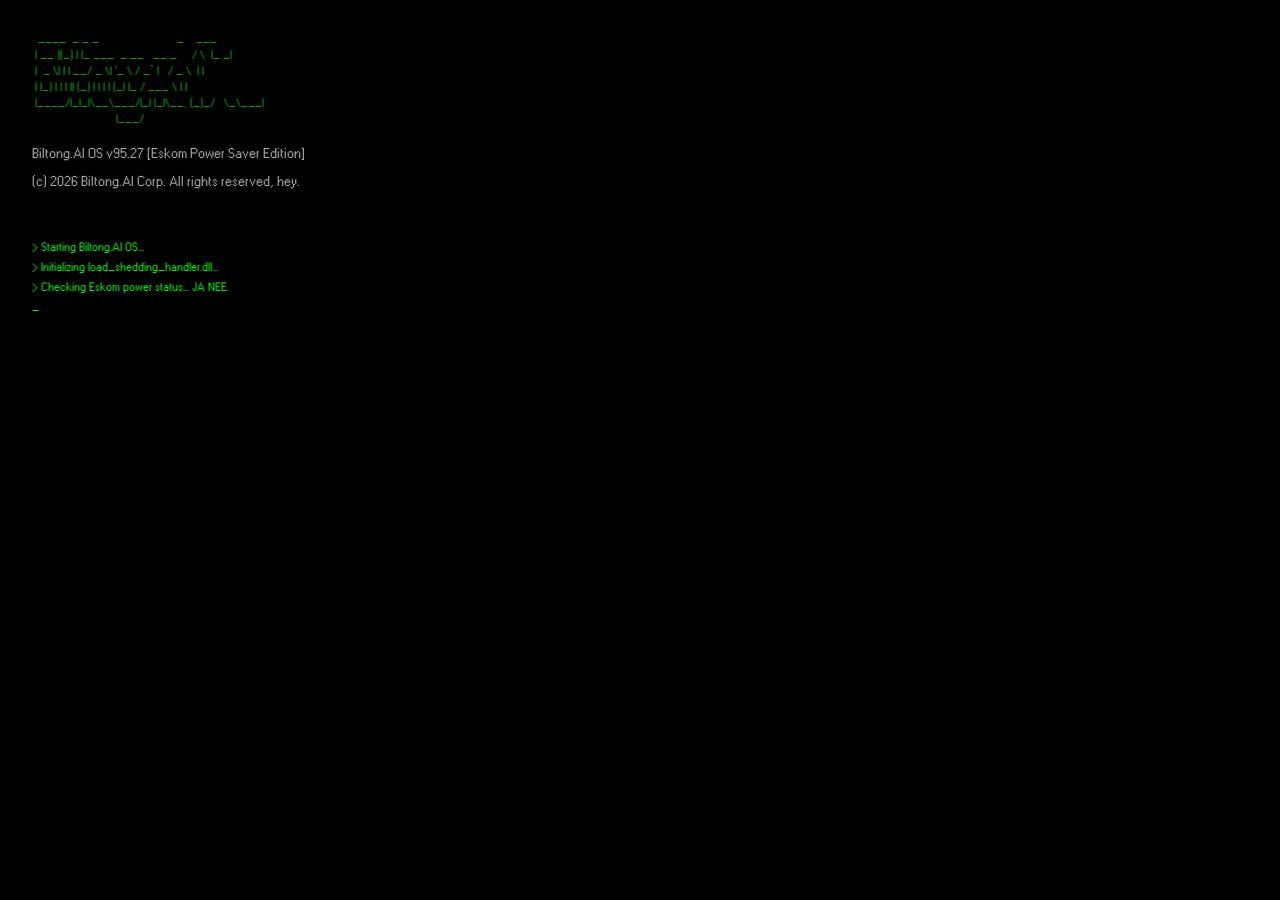
<file: index.html>
<!DOCTYPE html><html lang="en"><head><meta charSet="utf-8"/><meta name="viewport" content="width=device-width, initial-scale=1"/><link rel="stylesheet" href="/_next/static/css/4cba43a806dc3daa.css" data-precedence="next"/><link rel="preload" as="script" fetchPriority="low" href="/_next/static/chunks/webpack-aad94a69424fb1a9.js"/><script src="/_next/static/chunks/ceb5afef-1758a517f1b59e4f.js" async=""></script><script src="/_next/static/chunks/156-7a1288baeea94cec.js" async=""></script><script src="/_next/static/chunks/main-app-f896963268641fe0.js" async=""></script><script src="/_next/static/chunks/1-af0db0f7d9677fe9.js" async=""></script><script src="/_next/static/chunks/app/page-a57406934c1bbfe6.js" async=""></script><script src="/_next/static/chunks/app/layout-cb73f1110c798759.js" async=""></script><title>Biltong.AI - Windows 95 Suid-Afrika Edition</title><meta name="description" content="The proudly South African desktop experience. Now with 100% more load shedding."/><meta property="og:title" content="Biltong.AI - Windows 95 Suid-Afrika Edition"/><meta property="og:description" content="The proudly South African desktop experience. Now with 100% more load shedding."/><meta property="og:image" content="https://1499b660a4.na121.preview.abacusai.app/og-image.png"/><meta name="twitter:card" content="summary_large_image"/><meta name="twitter:title" content="Biltong.AI - Windows 95 Suid-Afrika Edition"/><meta name="twitter:description" content="The proudly South African desktop experience. Now with 100% more load shedding."/><meta name="twitter:image" content="https://1499b660a4.na121.preview.abacusai.app/og-image.png"/><link rel="shortcut icon" href="/favicon.svg"/><link rel="icon" href="/favicon.svg"/><script src="https://apps.abacus.ai/chatllm/appllm-lib.js"></script><script src="/_next/static/chunks/polyfills-42372ed130431b0a.js" noModule=""></script></head><body class="font-win95 overflow-hidden"><script>!function(){try{var d=document.documentElement,c=d.classList;c.remove('light','dark');var e=localStorage.getItem('theme');if('system'===e||(!e&&false)){var t='(prefers-color-scheme: dark)',m=window.matchMedia(t);if(m.media!==t||m.matches){d.style.colorScheme = 'dark';c.add('dark')}else{d.style.colorScheme = 'light';c.add('light')}}else if(e){c.add(e|| '')}else{c.add('light')}if(e==='light'||e==='dark'||!e)d.style.colorScheme=e||'light'}catch(e){}}()</script><div class="w-screen h-screen bg-black flex flex-col p-8 overflow-hidden"><div class="text-white font-mono text-sm mb-8"><pre class="text-[#00aa00] mb-4 text-xs">  ____  _ _ _                          _    ___ 
 | __ )(_) | |_ ___  _ __   __ _     / \  |_ _|
 |  _ \| | | __/ _ \| &#x27;_ \ / _` |   / _ \  | | 
 | |_) | | | || (_) | | | | (_| |_ / ___ \ | | 
 |____/|_|_|\__\___/|_| |_|\__, (_)_/   \_\___|
                            |___/</pre><p class="text-[#aaaaaa] mb-2">Biltong.AI OS v95.27 [Eskom Power Saver Edition]</p><p class="text-[#aaaaaa] mb-4">(c) 2026 Biltong.AI Corp. All rights reserved, hey.</p></div><div class="flex-1 overflow-hidden"><span class="text-[#00ff00] font-mono text-xs blink">_</span></div></div><script src="/_next/static/chunks/webpack-aad94a69424fb1a9.js" async=""></script><script>(self.__next_f=self.__next_f||[]).push([0]);self.__next_f.push([2,null])</script><script>self.__next_f.push([1,"1:HL[\"/_next/static/css/4cba43a806dc3daa.css\",\"style\"]\n"])</script><script>self.__next_f.push([1,"2:I[5616,[],\"\"]\n4:I[8978,[\"1\",\"static/chunks/1-af0db0f7d9677fe9.js\",\"931\",\"static/chunks/app/page-a57406934c1bbfe6.js\"],\"DesktopEnvironment\"]\n5:I[8388,[\"185\",\"static/chunks/app/layout-cb73f1110c798759.js\"],\"ThemeProvider\"]\n6:I[6146,[],\"\"]\n7:I[4411,[],\"\"]\n8:I[5774,[\"185\",\"static/chunks/app/layout-cb73f1110c798759.js\"],\"Toaster\"]\n9:I[7664,[\"185\",\"static/chunks/app/layout-cb73f1110c798759.js\"],\"ChunkLoadErrorHandler\"]\nb:I[7141,[],\"\"]\nc:[]\n"])</script><script>self.__next_f.push([1,"0:[\"$\",\"$L2\",null,{\"buildId\":\"CNY67g5xKuOYZIiRC1f0S\",\"assetPrefix\":\"\",\"urlParts\":[\"\",\"\"],\"initialTree\":[\"\",{\"children\":[\"__PAGE__\",{}]},\"$undefined\",\"$undefined\",true],\"initialSeedData\":[\"\",{\"children\":[\"__PAGE__\",{},[[\"$L3\",[\"$\",\"$L4\",null,{}],null],null],null]},[[[[\"$\",\"link\",\"0\",{\"rel\":\"stylesheet\",\"href\":\"/_next/static/css/4cba43a806dc3daa.css\",\"precedence\":\"next\",\"crossOrigin\":\"$undefined\"}]],[\"$\",\"html\",null,{\"lang\":\"en\",\"suppressHydrationWarning\":true,\"children\":[[\"$\",\"head\",null,{\"children\":[\"$\",\"script\",null,{\"src\":\"https://apps.abacus.ai/chatllm/appllm-lib.js\"}]}],[\"$\",\"body\",null,{\"className\":\"font-win95 overflow-hidden\",\"children\":[\"$\",\"$L5\",null,{\"attribute\":\"class\",\"defaultTheme\":\"light\",\"disableTransitionOnChange\":true,\"children\":[[\"$\",\"$L6\",null,{\"parallelRouterKey\":\"children\",\"segmentPath\":[\"children\"],\"error\":\"$undefined\",\"errorStyles\":\"$undefined\",\"errorScripts\":\"$undefined\",\"template\":[\"$\",\"$L7\",null,{}],\"templateStyles\":\"$undefined\",\"templateScripts\":\"$undefined\",\"notFound\":[[\"$\",\"title\",null,{\"children\":\"404: This page could not be found.\"}],[\"$\",\"div\",null,{\"style\":{\"fontFamily\":\"system-ui,\\\"Segoe UI\\\",Roboto,Helvetica,Arial,sans-serif,\\\"Apple Color Emoji\\\",\\\"Segoe UI Emoji\\\"\",\"height\":\"100vh\",\"textAlign\":\"center\",\"display\":\"flex\",\"flexDirection\":\"column\",\"alignItems\":\"center\",\"justifyContent\":\"center\"},\"children\":[\"$\",\"div\",null,{\"children\":[[\"$\",\"style\",null,{\"dangerouslySetInnerHTML\":{\"__html\":\"body{color:#000;background:#fff;margin:0}.next-error-h1{border-right:1px solid rgba(0,0,0,.3)}@media (prefers-color-scheme:dark){body{color:#fff;background:#000}.next-error-h1{border-right:1px solid rgba(255,255,255,.3)}}\"}}],[\"$\",\"h1\",null,{\"className\":\"next-error-h1\",\"style\":{\"display\":\"inline-block\",\"margin\":\"0 20px 0 0\",\"padding\":\"0 23px 0 0\",\"fontSize\":24,\"fontWeight\":500,\"verticalAlign\":\"top\",\"lineHeight\":\"49px\"},\"children\":\"404\"}],[\"$\",\"div\",null,{\"style\":{\"display\":\"inline-block\"},\"children\":[\"$\",\"h2\",null,{\"style\":{\"fontSize\":14,\"fontWeight\":400,\"lineHeight\":\"49px\",\"margin\":0},\"children\":\"This page could not be found.\"}]}]]}]}]],\"notFoundStyles\":[]}],[\"$\",\"$L8\",null,{}],[\"$\",\"$L9\",null,{}]]}]}]]}]],null],null],\"couldBeIntercepted\":false,\"initialHead\":[null,\"$La\"],\"globalErrorComponent\":\"$b\",\"missingSlots\":\"$Wc\"}]\n"])</script><script>self.__next_f.push([1,"a:[[\"$\",\"meta\",\"0\",{\"name\":\"viewport\",\"content\":\"width=device-width, initial-scale=1\"}],[\"$\",\"meta\",\"1\",{\"charSet\":\"utf-8\"}],[\"$\",\"title\",\"2\",{\"children\":\"Biltong.AI - Windows 95 Suid-Afrika Edition\"}],[\"$\",\"meta\",\"3\",{\"name\":\"description\",\"content\":\"The proudly South African desktop experience. Now with 100% more load shedding.\"}],[\"$\",\"meta\",\"4\",{\"property\":\"og:title\",\"content\":\"Biltong.AI - Windows 95 Suid-Afrika Edition\"}],[\"$\",\"meta\",\"5\",{\"property\":\"og:description\",\"content\":\"The proudly South African desktop experience. Now with 100% more load shedding.\"}],[\"$\",\"meta\",\"6\",{\"property\":\"og:image\",\"content\":\"https://1499b660a4.na121.preview.abacusai.app/og-image.png\"}],[\"$\",\"meta\",\"7\",{\"name\":\"twitter:card\",\"content\":\"summary_large_image\"}],[\"$\",\"meta\",\"8\",{\"name\":\"twitter:title\",\"content\":\"Biltong.AI - Windows 95 Suid-Afrika Edition\"}],[\"$\",\"meta\",\"9\",{\"name\":\"twitter:description\",\"content\":\"The proudly South African desktop experience. Now with 100% more load shedding.\"}],[\"$\",\"meta\",\"10\",{\"name\":\"twitter:image\",\"content\":\"https://1499b660a4.na121.preview.abacusai.app/og-image.png\"}],[\"$\",\"link\",\"11\",{\"rel\":\"shortcut icon\",\"href\":\"/favicon.svg\"}],[\"$\",\"link\",\"12\",{\"rel\":\"icon\",\"href\":\"/favicon.svg\"}]]\n3:null\n"])</script></body></html>
</file>
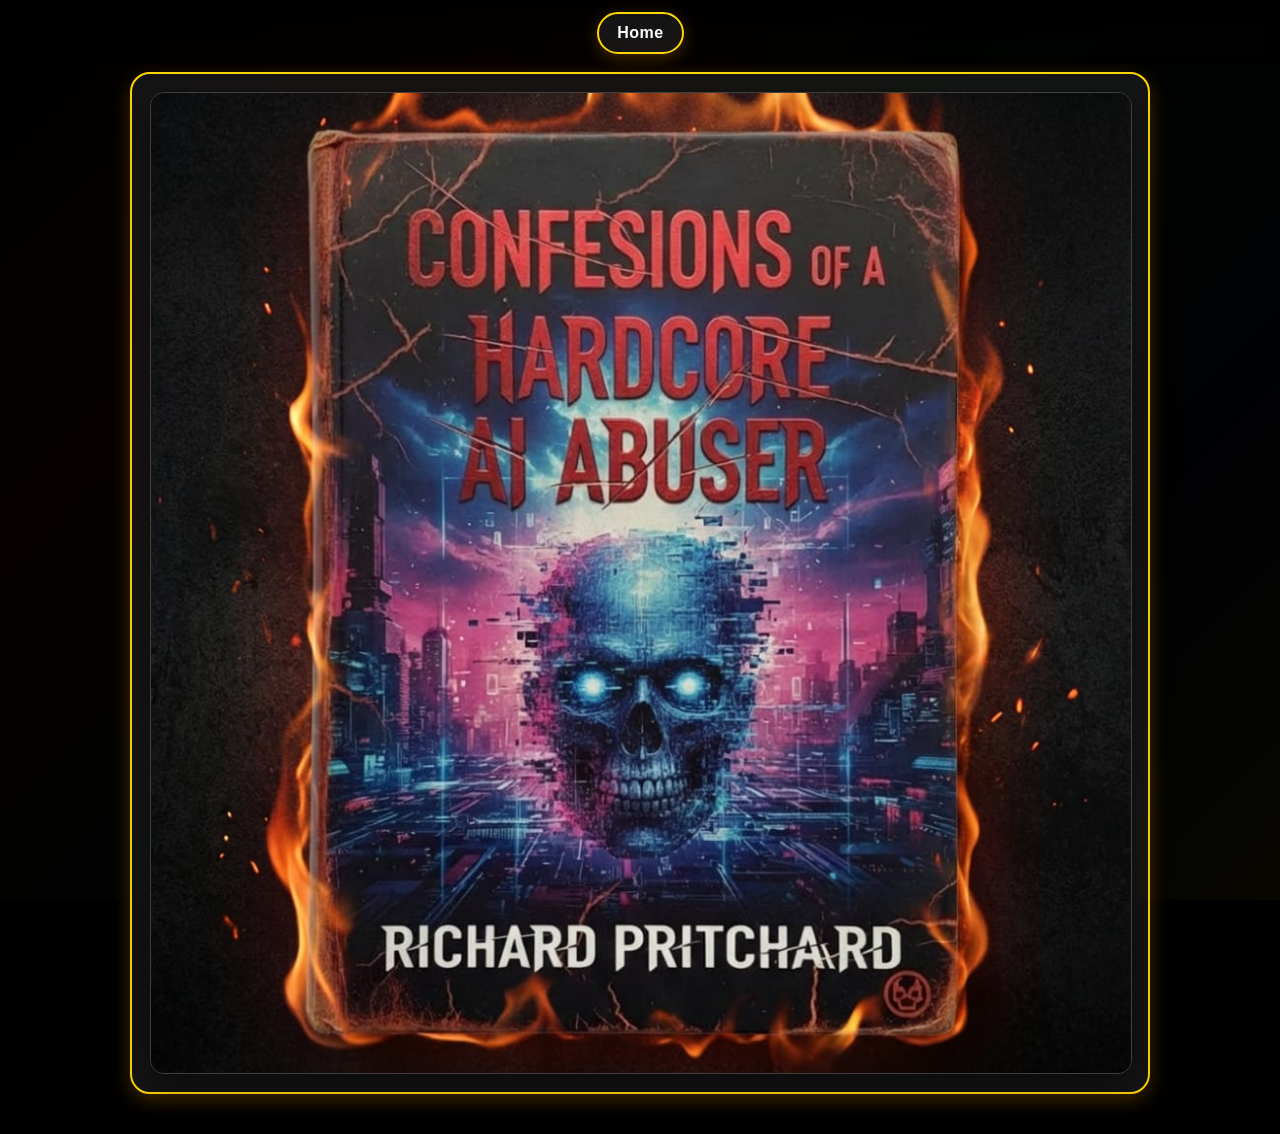
<file: book.html>
<!DOCTYPE html>
<html lang="en">
<head>
    <meta charset="UTF-8" />
    <meta name="viewport" content="width=device-width, initial-scale=1.0" />
    <title>Biltong AI - Book</title>
    <style>
        :root{
            --gold: #ffd700;
            --shadow: rgba(255, 165, 0, 0.25);
        }

        body {
            margin: 0;
            padding: 0;
            background-color: #000000;
            font-family: 'Arial', sans-serif;
            color: #ffffff;
            min-height: 100vh;
            overflow-x: hidden;
            overflow-y: auto;
            position: relative;
        }

        body::before {
            content: '';
            position: fixed;
            top: 0;
            left: 0;
            width: 100%;
            height: 100%;
            background: linear-gradient(
                135deg,
                rgba(0, 0, 0, 0.8),
                rgba(222, 41, 16, 0.1),
                rgba(0, 122, 51, 0.1),
                rgba(0, 35, 102, 0.1),
                rgba(252, 209, 22, 0.1)
            );
            opacity: 0.3;
            z-index: -1;
            pointer-events: none;
        }

        .top-nav {
            position: sticky;
            top: 0;
            padding: 12px 0 10px; /* reduced */
            display: flex;
            justify-content: center;
            z-index: 10;
            background: linear-gradient(to bottom, rgba(0,0,0,0.75), rgba(0,0,0,0));
            backdrop-filter: blur(6px);
        }

        .nav-btn {
            display: inline-block;
            padding: 10px 18px;
            border-radius: 999px;
            border: 2px solid var(--gold);
            color: #ffffff;
            text-decoration: none;
            font-weight: 700;
            letter-spacing: 0.5px;
            background: rgba(255, 255, 255, 0.08);
            box-shadow: 0 4px 15px var(--shadow);
            backdrop-filter: blur(10px);
            transition: transform 0.2s ease, box-shadow 0.2s ease, background 0.2s ease;
        }

        .nav-btn:hover {
            transform: translateY(-1px);
            box-shadow: 0 6px 20px rgba(255, 165, 0, 0.45);
            background: rgba(255, 255, 255, 0.12);
        }

        .page {
            width: min(980px, 92vw);
            margin: 0 auto;
            padding: 8px 0 40px; /* reduced top padding */
            display: flex;
            flex-direction: column;
            gap: 0; /* no extra gap above image */
            align-items: center;
        }

        .card {
            width: 100%;
            background: rgba(255, 255, 255, 0.08);
            border: 2px solid var(--gold);
            border-radius: 20px;
            padding: 18px;
            box-shadow: 0 6px 20px var(--shadow);
            backdrop-filter: blur(10px);
            text-align: center;
        }

        /* Fade-in / graceful reveal */
        .reveal {
            opacity: 0;
            transform: translateY(14px) scale(0.99);
            transition: opacity 900ms ease, transform 900ms ease;
            will-change: opacity, transform;
        }

        .reveal.is-visible {
            opacity: 1;
            transform: translateY(0) scale(1);
        }

        .book-img {
            width: 100%;
            height: auto;
            border-radius: 14px;
            border: 1px solid rgba(255, 255, 255, 0.18);
            box-shadow: 0 8px 30px rgba(0,0,0,0.5);
            display: block;
        }

        @media (prefers-reduced-motion: reduce) {
            .reveal {
                transition: none;
                opacity: 1;
                transform: none;
            }
        }
    </style>
</head>
<body>
    <nav class="top-nav" aria-label="Top navigation">
        <a class="nav-btn" href="index.html">Home</a>
    </nav>

    <div class="page">
        <main class="card reveal is-visible" id="book-card">
            <img class="book-img" src="book.jpeg" alt="Book" loading="lazy" />
        </main>
    </div>

    <script>
        // If you still want the graceful reveal, remove the "is-visible" class above
        // and use this observer. Keeping it here in case you want it back.
        // const target = document.getElementById('book-card');
        // target.classList.remove('is-visible');
        // const observer = new IntersectionObserver((entries) => {
        //     for (const entry of entries) {
        //         if (entry.isIntersecting) {
        //             entry.target.classList.add('is-visible');
        //             observer.unobserve(entry.target);
        //         }
        //     }
        // }, { threshold: 0.15 });
        // observer.observe(target);
    </script>
</body>
</html>
</file>
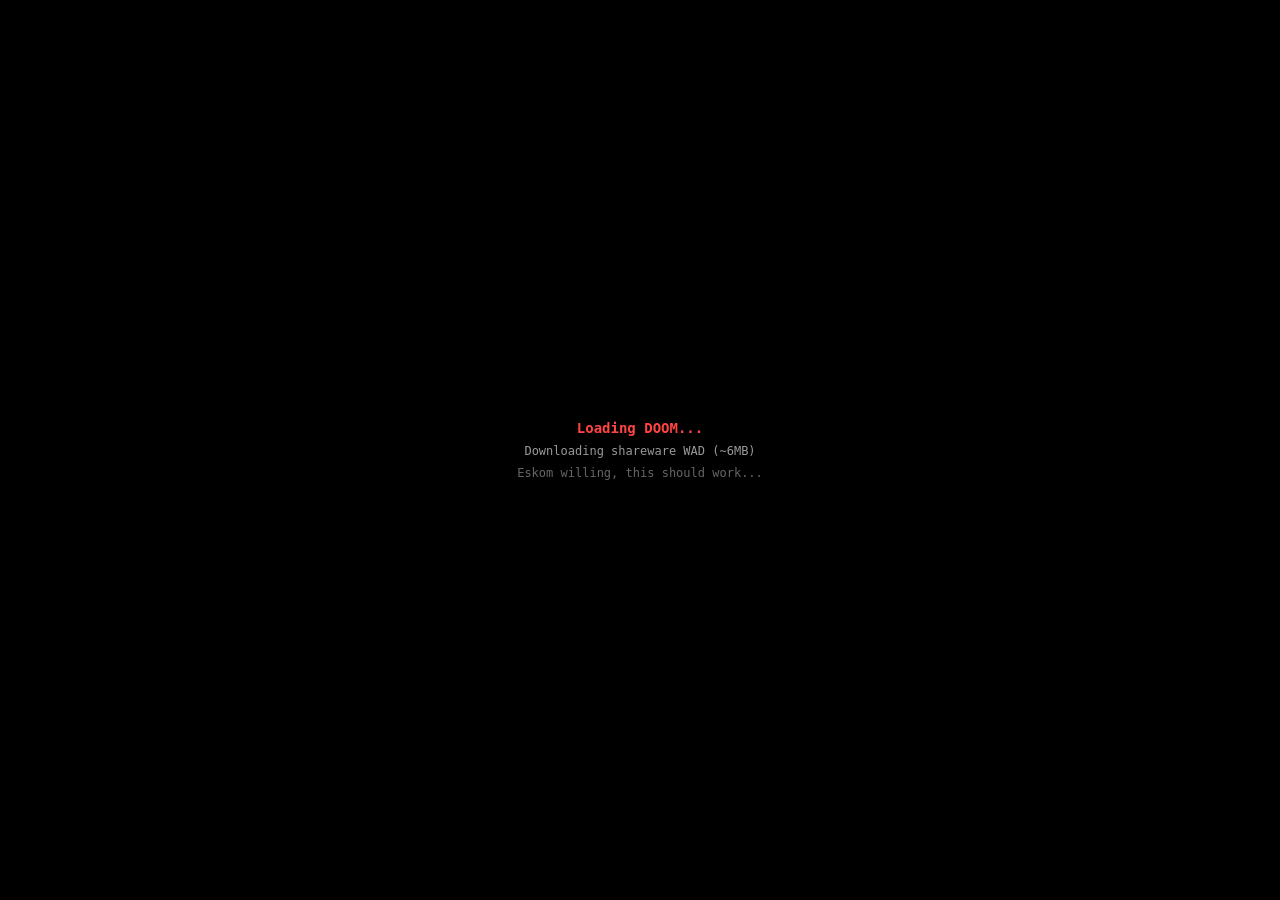
<file: doom.html>
<!DOCTYPE html>
<html lang="en">
<head>
  <meta charset="UTF-8">
  <meta name="viewport" content="width=device-width, initial-scale=1.0">
  <title>DOOM</title>
  <style>
    * { margin: 0; padding: 0; box-sizing: border-box; }
    html, body { width: 100%; height: 100%; overflow: hidden; background: #000; }
    #dos { width: 100%; height: 100%; }
    .loading { color: #ff4444; font-family: monospace; display: flex; align-items: center; justify-content: center; height: 100%; flex-direction: column; }
    .loading p { margin: 4px 0; font-size: 12px; color: #999; }
    .loading .title { color: #ff4444; font-size: 14px; font-weight: bold; }
  </style>
  <link rel="stylesheet" href="https://v8.js-dos.com/latest/js-dos.css">
</head>
<body>
  <div id="loading" class="loading">
    <p class="title">Loading DOOM...</p>
    <p>Downloading shareware WAD (~6MB)</p>
    <p style="color:#666">Eskom willing, this should work...</p>
  </div>
  <div id="dos" style="display:none"></div>
  <script src="https://v8.js-dos.com/latest/js-dos.js"></script>
  <script>
    function startDoom() {
      var el = document.getElementById('dos');
      var loadingEl = document.getElementById('loading');
      if (typeof window.Dos === 'function') {
        el.style.display = 'block';
        loadingEl.style.display = 'none';
        window.Dos(el, {
          url: 'doom.jsdos',
          autoStart: true
        });
        if (window.parent !== window) {
          window.parent.postMessage({ type: 'doom-loaded' }, '*');
        }
      } else {
        loadingEl.innerHTML = '<p class="title" style="color:#ff4444">Failed to load js-dos</p><p>Try refreshing the page</p>';
        if (window.parent !== window) {
          window.parent.postMessage({ type: 'doom-error', message: 'js-dos failed' }, '*');
        }
      }
    }
    // The script sets window.Dos synchronously at parse time, so it should be available
    // But give it a small delay just in case
    if (typeof window.Dos === 'function') {
      startDoom();
    } else {
      setTimeout(startDoom, 1000);
    }
  </script>
</body>
</html>
</file>
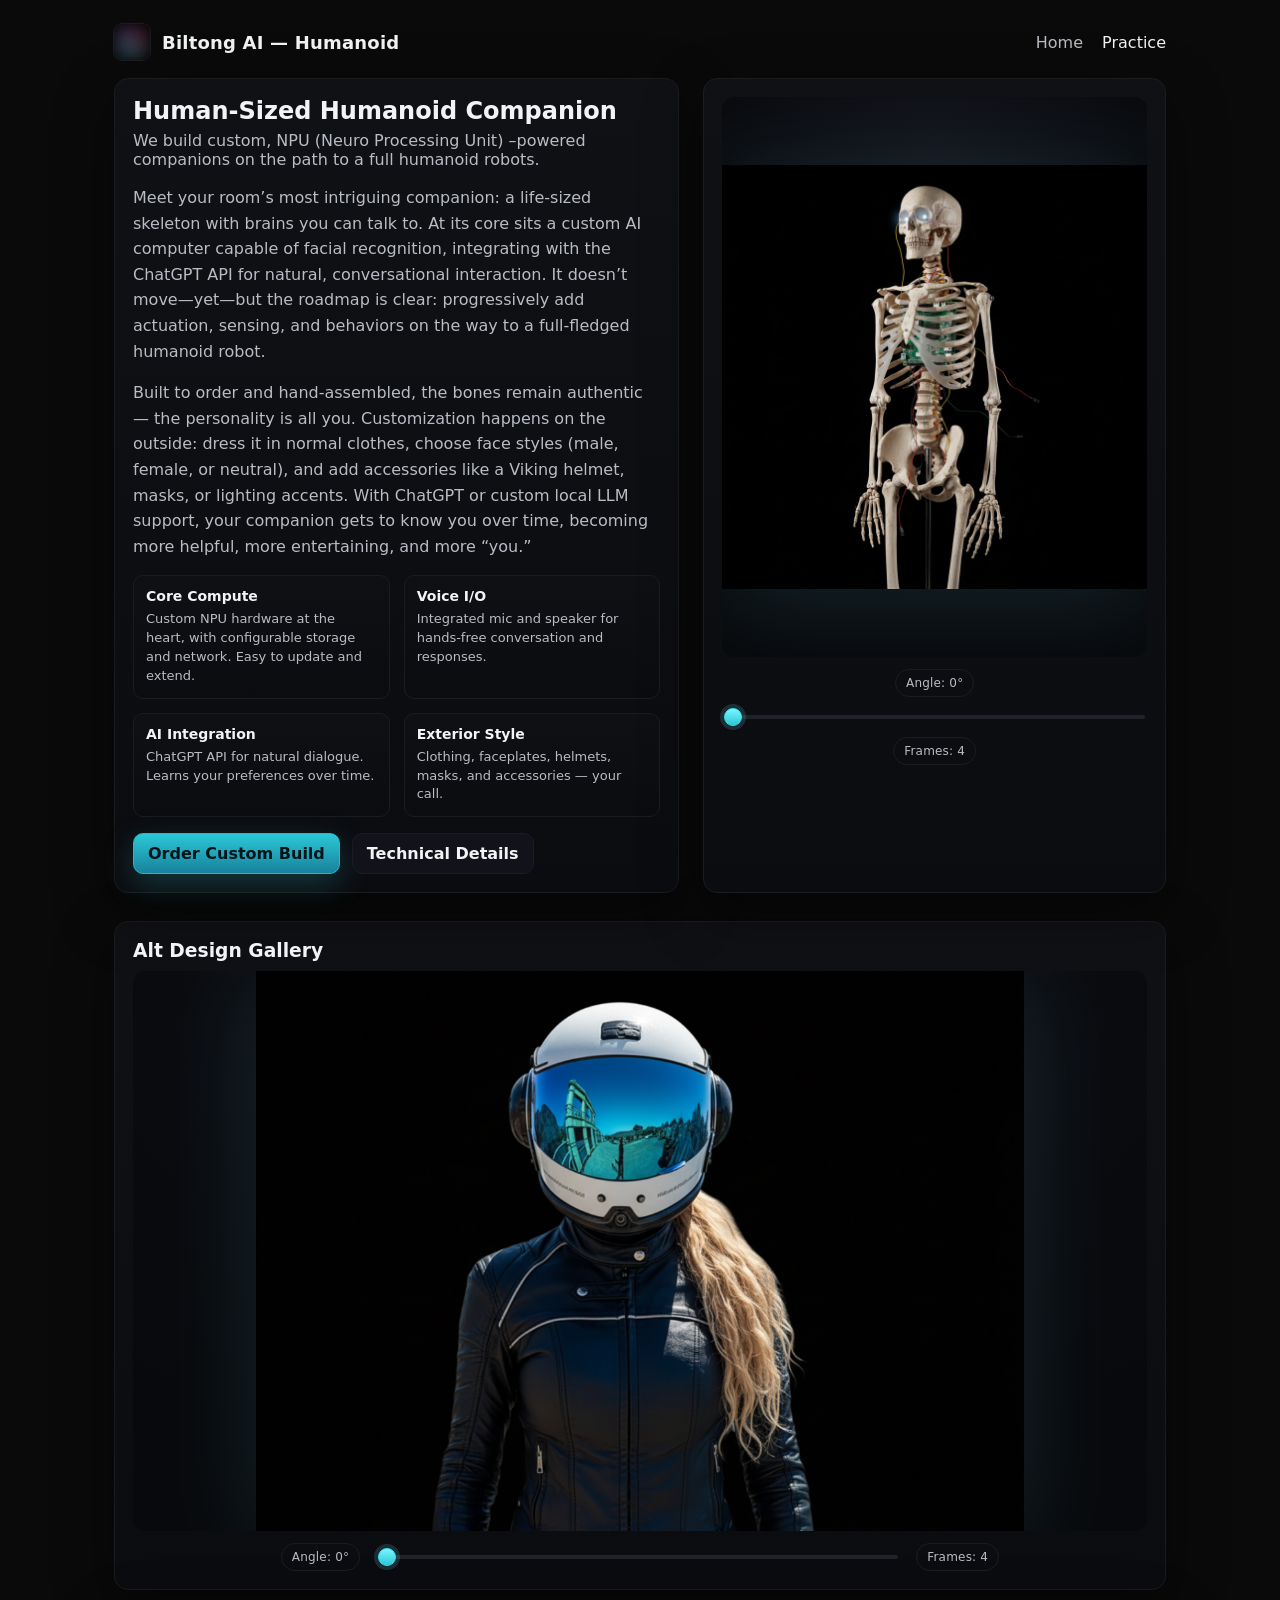
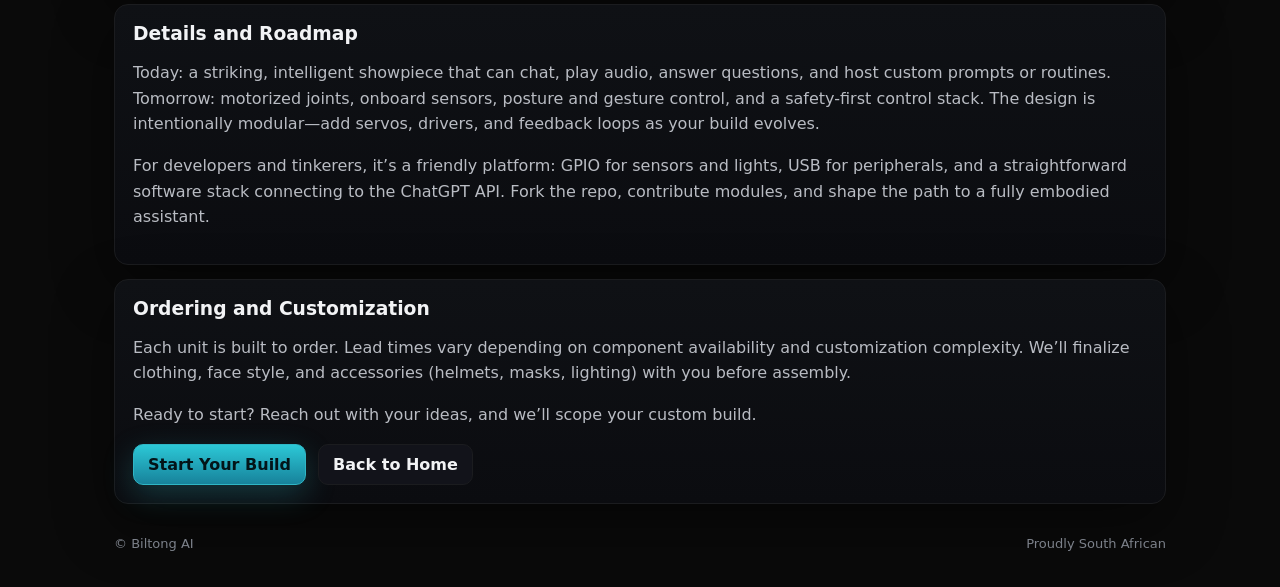
<file: practice.html>
<!DOCTYPE html>
<html lang="en">
<head>
  <meta charset="UTF-8" />
  <meta name="viewport" content="width=device-width, initial-scale=1" />
  <title>Practice — Biltong AI Skeleton Companion</title>
  <meta name="description" content="A human-sized, custom-dressed skeleton companion with natural language interaction, integrating ChatGPT API. Custom-built, evolving towards a full humanoid robot." />
  <style>
    :root{
      --bg:#0a0a0a;
      --card:#101011;
      --muted:#b9bcc3;
      --text:#f2f3f5;
      --accent:#6cf0ff;
      --accent2:#ff5c9a;
      --border:#1b1c1f;
    }
    *{box-sizing:border-box}
    html,body{margin:0;padding:0;background:var(--bg);color:var(--text);font-family:system-ui,-apple-system,Segoe UI,Roboto,Inter,Arial,sans-serif}
    a{color:var(--accent);text-decoration:none}
    a:hover{text-decoration:underline}
    .wrap{max-width:1100px;margin:0 auto;padding:24px}
    header{display:flex;align-items:center;justify-content:space-between;margin-bottom:16px}
    header .brand{display:flex;gap:12px;align-items:center}
    .logo{
      width:36px;height:36px;border-radius:8px;
      background: radial-gradient(120% 120% at 20% 20%, #1e1f24 0%, #0e0f12 50%, #030304 100%);
      display:grid;place-items:center;
      box-shadow: 0 0 0 1px var(--border), 0 10px 30px #000 inset;
      position:relative;overflow:hidden;
    }
    .logo::after{
      content:"";
      position:absolute;inset:2px;border-radius:6px;
      background: conic-gradient(from 180deg, #6cf0ff, #a78bfa, #ff5c9a, #6cf0ff);
      mix-blend-mode:screen;opacity:0.25;filter: blur(8px);
    }
    .brand h1{font-size:18px;margin:0;font-weight:600;letter-spacing:0.2px}
    nav a{color:var(--muted);margin-left:14px}
    nav a.active{color:var(--text)}
    .hero{
      display:grid;grid-template-columns:1.1fr 0.9fr;gap:24px;
      align-items:stretch;margin:18px 0 28px;
    }
    .card{
      background: linear-gradient(180deg, #0f1115, #0b0c10);
      border:1px solid var(--border);
      border-radius:14px;
      padding:18px;
      box-shadow: 0 20px 60px rgba(0,0,0,0.45);
    }
    .title{font-size:24px;margin:0 0 6px}
    .subtitle{margin:0 0 14px;color:var(--muted)}
    .gallery{
      display:flex;align-items:center;justify-content:center;
      background: radial-gradient(80% 80% at 50% 10%, #12131a 0%, #0a0b0f 60%, #08090c 100%);
      border-radius:12px;height:min(66vh,560px);position:relative;overflow:hidden;
    }
    .gallery img{
      max-height:100%;max-width:100%;object-fit:contain;
      filter: drop-shadow(0 12px 50px rgba(108,240,255,0.12));
      image-rendering:auto;transition: opacity 120ms ease-out;
    }
    .controls{
      display:flex;gap:16px;align-items:center;justify-content:center;margin-top:12px;flex-wrap:wrap
    }
    .slider{
      -webkit-appearance:none;appearance:none;width:100%;max-width:520px;height:4px;border-radius:999px;background:#20222a;outline:none
    }
    .slider::-webkit-slider-thumb{
      -webkit-appearance:none;appearance:none;width:18px;height:18px;border-radius:50%;
      background:linear-gradient(180deg,#79f5ff,#2cc8d6);
      box-shadow:0 0 0 4px rgba(108,240,255,0.15);
      border:1px solid #3beaff;cursor:pointer
    }
    .slider::-moz-range-thumb{
      width:18px;height:18px;border:none;border-radius:50%;
      background:linear-gradient(180deg,#79f5ff,#2cc8d6);cursor:pointer
    }
    .pill{
      border:1px solid var(--border);border-radius:999px;
      padding:6px 10px;color:var(--muted);font-size:12px;letter-spacing:0.2px
    }
    .specs{
      display:grid;grid-template-columns:repeat(2,1fr);gap:14px;margin-top:8px
    }
    .spec{background:linear-gradient(180deg,#0f1014,#0b0c10);border:1px solid var(--border);border-radius:10px;padding:12px}
    .spec h4{margin:0 0 6px;font-size:14px}
    .spec p{margin:0;color:var(--muted);font-size:13px;line-height:1.45}
    .cta{display:flex;gap:12px;flex-wrap:wrap;margin-top:16px}
    .btn{padding:10px 14px;border-radius:10px;border:1px solid var(--border);background:#12131a;color:var(--text);text-decoration:none;font-weight:600}
    .btn.primary{background:linear-gradient(180deg,#2cc8d6,#17829b);border:1px solid #2fb6c5;color:#031418;box-shadow:0 10px 30px rgba(47,182,197,0.25)}
    .prose p{color:var(--muted);line-height:1.6}
    footer{margin:32px 0 12px;color:#7c818a;font-size:13px;display:flex;justify-content:space-between;flex-wrap:wrap;gap:8px}
    @media (max-width: 980px){
      .hero{grid-template-columns:1fr}
      .gallery{height:min(56vh,460px)}
    }
  </style>
</head>
<body>
  <div class="wrap">
    <header>
      <div class="brand">
        <div class="logo" aria-hidden="true"></div>
        <h1>Biltong AI — Humanoid</h1>
      </div>
      <nav>
        <a href="./index.html">Home</a>
        <a class="active" href="./practice.html">Practice</a>
      </nav>
    </header>

    <section class="hero">
      <div class="card">
        <h2 class="title">Human-Sized Humanoid Companion</h2>
        <p class="subtitle">We build custom, NPU (Neuro Processing Unit) –powered companions on the path to a full humanoid robots.</p>
        <div class="prose">
          <p>
            Meet your room’s most intriguing companion: a life-sized skeleton with brains you can talk to. At its core sits a custom AI computer capable of facial recognition, integrating with the ChatGPT API for natural, conversational interaction. It doesn’t move—yet—but the roadmap is clear: progressively add actuation, sensing, and behaviors on the way to a full-fledged humanoid robot.
          </p>
          <p>
            Built to order and hand-assembled, the bones remain authentic — the personality is all you. Customization happens on the outside: dress it in normal clothes, choose face styles (male, female, or neutral), and add accessories like a Viking helmet, masks, or lighting accents. With ChatGPT or custom local LLM support, your companion gets to know you over time, becoming more helpful, more entertaining, and more “you.”
          </p>
        </div>

        <div class="specs">
          <div class="spec">
            <h4>Core Compute</h4>
            <p>Custom NPU hardware at the heart, with configurable storage and network. Easy to update and extend.</p>
          </div>
          <div class="spec">
            <h4>Voice I/O</h4>
            <p>Integrated mic and speaker for hands-free conversation and responses.</p>
          </div>
          <div class="spec">
            <h4>AI Integration</h4>
            <p>ChatGPT API for natural dialogue. Learns your preferences over time.</p>
          </div>
          <div class="spec">
            <h4>Exterior Style</h4>
            <p>Clothing, faceplates, helmets, masks, and accessories — your call.</p>
          </div>
        </div>

        <div class="cta">
          <a class="btn primary" href="#order">Order Custom Build</a>
          <a class="btn" href="#details">Technical Details</a>
        </div>
      </div>

      <div class="card">
        <div class="gallery" id="gallery1">
          <img id="skeletonImage1" src="" alt="Rotating view of the Biltong AI skeleton (set 1)" />
        </div>
        <div class="controls">
          <span class="pill" id="frameLabel1">Angle: 0°</span>
          <input class="slider" id="rotateSlider1" type="range" min="0" value="0" step="1" />
          <span class="pill" id="frameCount1">Frames: 0</span>
        </div>
      </div>
    </section>

    <!-- New second gallery section -->
    <section class="card" style="margin-top:14px">
      <h3 style="margin:0 0 10px">Alt Design Gallery</h3>
      <div class="gallery" id="gallery2">
        <img id="skeletonImage2" src="" alt="Rotating view of the Biltong AI skeleton (set 2)" />
      </div>
      <div class="controls">
        <span class="pill" id="frameLabel2">Angle: 0°</span>
        <input class="slider" id="rotateSlider2" type="range" min="0" value="0" step="1" />
        <span class="pill" id="frameCount2">Frames: 0</span>
      </div>
    </section>

    <section id="details" class="card" style="margin-top:14px">
      <h3 style="margin:0 0 10px">Details and Roadmap</h3>
      <div class="prose">
        <p>
          Today: a striking, intelligent showpiece that can chat, play audio, answer questions, and host custom prompts or routines. Tomorrow: motorized joints, onboard sensors, posture and gesture control, and a safety-first control stack. The design is intentionally modular—add servos, drivers, and feedback loops as your build evolves.
        </p>
        <p>
          For developers and tinkerers, it’s a friendly platform: GPIO for sensors and lights, USB for peripherals, and a straightforward software stack connecting to the ChatGPT API. Fork the repo, contribute modules, and shape the path to a fully embodied assistant.
        </p>
      </div>
    </section>

    <section id="order" class="card" style="margin-top:14px">
      <h3 style="margin:0 0 10px">Ordering and Customization</h3>
      <div class="prose">
        <p>
          Each unit is built to order. Lead times vary depending on component availability and customization complexity. We’ll finalize clothing, face style, and accessories (helmets, masks, lighting) with you before assembly.
        </p>
        <p>
          Ready to start? Reach out with your ideas, and we’ll scope your custom build.
        </p>
      </div>
      <div class="cta">
        <a class="btn primary" href="mailto:?subject=Biltong%20AI%20Skeleton%20Custom%20Build">Start Your Build</a>
        <a class="btn" href="./index.html">Back to Home</a>
      </div>
    </section>

    <footer>
      <span>© Biltong AI</span>
      <span>Proudly South African</span>
    </footer>
  </div>

  <script>
    // ========== GALLERY 1 ==========
    const skeletonFrames1 = [
      "temp_image_d3d4d82a-3f6f-4952-aba7-818a3dd2285d.png.jpg",
      "temp_image_58fbe65c-438f-487b-8900-bb0a6eb91733.png.jpg",
      "temp_image_eafdb2ad-5d1a-403a-b233-a76492817d0b.png.jpg",
      "temp_image_d3d4d82a-3f6f-4952-aba7-818a3dd2285d.png.jpg"
    ];

    function setupGallery({
      frames, imgEl, sliderEl, labelEl, countEl, galleryEl
    }){
      function preload(urls){ urls.forEach(u => { const i = new Image(); i.src = u; }); }
      function updateFrame(idx){
        if (!frames.length) return;
        const clamped = ((idx % frames.length) + frames.length) % frames.length;
        imgEl.style.opacity = 0.6;
        const nextSrc = frames[clamped];
        if (imgEl.getAttribute('src') !== nextSrc){
          imgEl.setAttribute('src', nextSrc);
        }
        const angle = Math.round((clamped / frames.length) * 360);
        labelEl.textContent = "Angle: " + angle + "°";
        setTimeout(()=> imgEl.style.opacity = 1, 60);
      }
      function toIndex(){ return parseInt(sliderEl.value) || 0; }
      function setIndex(i){ sliderEl.value = i; updateFrame(i); }

      countEl.textContent = "Frames: " + frames.length;
      sliderEl.max = Math.max(frames.length - 1, 0);
      sliderEl.value = 0;
      preload(frames);
      updateFrame(0);

      sliderEl.addEventListener('input', (e)=> updateFrame(parseInt(e.target.value)));

      let dragging = false; let lastX = 0;
      galleryEl.addEventListener('pointerdown', (e)=>{
        dragging = true; lastX = e.clientX; galleryEl.setPointerCapture(e.pointerId);
      });
      galleryEl.addEventListener('pointermove', (e)=>{
        if(!dragging) return;
        const dx = e.clientX - lastX;
        const step = Math.round(dx / 12);
        if (step !== 0){
          let next = toIndex() + step;
          next = ((next % frames.length) + frames.length) % frames.length;
          setIndex(next);
          lastX = e.clientX;
        }
      });
      const end = (e)=>{ dragging = false; try{ galleryEl.releasePointerCapture(e.pointerId);}catch{} }
      galleryEl.addEventListener('pointerup', end);
      galleryEl.addEventListener('pointercancel', end);
      galleryEl.addEventListener('pointerleave', end);

      window.addEventListener('keydown', (e)=>{
        if (!['ArrowLeft','ArrowRight'].includes(e.key) || !frames.length) return;
        // Only rotate the gallery in view/focused if user hovers it
        if (document.activeElement !== sliderEl && !galleryEl.matches(':hover')) return;
        e.preventDefault();
        const dir = e.key === 'ArrowRight' ? 1 : -1;
        const i = toIndex();
        setIndex(((i + dir) % frames.length + frames.length) % frames.length);
      });
    }

    setupGallery({
      frames: skeletonFrames1,
      imgEl: document.getElementById('skeletonImage1'),
      sliderEl: document.getElementById('rotateSlider1'),
      labelEl: document.getElementById('frameLabel1'),
      countEl: document.getElementById('frameCount1'),
      galleryEl: document.getElementById('gallery1')
    });

    // ========== GALLERY 2 (NEW) ==========
    // Replace these with your second set of images (same folder). Add/remove entries as needed.
    const skeletonFrames2 = [
      "temp_image_5b7bf60e-15ff-4887-8737-0dde8aab6eb8.png.jpg",
      "temp_image_5b4c2d06-60e5-4b26-88c3-99e1ad094b32.png.jpg",
      "temp_image_2c9dd481-9883-4262-999c-e853bd3ed36c.png.jpg",
      "temp_image_1c93605e-c8e2-422f-b0ad-c513ce40975f.png.jpg"
    ];

    setupGallery({
      frames: skeletonFrames2,
      imgEl: document.getElementById('skeletonImage2'),
      sliderEl: document.getElementById('rotateSlider2'),
      labelEl: document.getElementById('frameLabel2'),
      countEl: document.getElementById('frameCount2'),
      galleryEl: document.getElementById('gallery2')
    });
  </script>
</body>
</html>
</file>
<file: _next/static/css/4cba43a806dc3daa.css>
/*
! tailwindcss v3.3.3 | MIT License | https://tailwindcss.com
*/*,:after,:before{box-sizing:border-box;border:0 solid #e5e7eb}:after,:before{--tw-content:""}html{line-height:1.5;-webkit-text-size-adjust:100%;-moz-tab-size:4;-o-tab-size:4;tab-size:4;font-family:var(--font-sans),system-ui,sans-serif;font-feature-settings:normal;font-variation-settings:normal}body{line-height:inherit}hr{height:0;color:inherit;border-top-width:1px}abbr:where([title]){-webkit-text-decoration:underline dotted;text-decoration:underline dotted}h1,h2,h3,h4,h5,h6{font-size:inherit;font-weight:inherit}a{color:inherit;text-decoration:inherit}b,strong{font-weight:bolder}code,kbd,pre,samp{font-family:var(--font-mono),ui-monospace,monospace;font-size:1em}small{font-size:80%}sub,sup{font-size:75%;line-height:0;position:relative;vertical-align:baseline}sub{bottom:-.25em}sup{top:-.5em}table{text-indent:0;border-color:inherit;border-collapse:collapse}button,input,optgroup,select,textarea{font-family:inherit;font-feature-settings:inherit;font-variation-settings:inherit;font-size:100%;font-weight:inherit;line-height:inherit;color:inherit;margin:0;padding:0}button,select{text-transform:none}[type=button],[type=reset],[type=submit],button{-webkit-appearance:button;background-color:transparent;background-image:none}:-moz-focusring{outline:auto}:-moz-ui-invalid{box-shadow:none}progress{vertical-align:baseline}::-webkit-inner-spin-button,::-webkit-outer-spin-button{height:auto}[type=search]{-webkit-appearance:textfield;outline-offset:-2px}::-webkit-search-decoration{-webkit-appearance:none}::-webkit-file-upload-button{-webkit-appearance:button;font:inherit}summary{display:list-item}blockquote,dd,dl,figure,h1,h2,h3,h4,h5,h6,hr,p,pre{margin:0}fieldset{margin:0}fieldset,legend{padding:0}menu,ol,ul{list-style:none;margin:0;padding:0}dialog{padding:0}textarea{resize:vertical}input::-moz-placeholder,textarea::-moz-placeholder{opacity:1;color:#9ca3af}input::placeholder,textarea::placeholder{opacity:1;color:#9ca3af}[role=button],button{cursor:pointer}:disabled{cursor:default}audio,canvas,embed,iframe,img,object,svg,video{display:block;vertical-align:middle}img,video{max-width:100%;height:auto}[hidden]{display:none}*,:after,:before{--tw-border-spacing-x:0;--tw-border-spacing-y:0;--tw-translate-x:0;--tw-translate-y:0;--tw-rotate:0;--tw-skew-x:0;--tw-skew-y:0;--tw-scale-x:1;--tw-scale-y:1;--tw-pan-x: ;--tw-pan-y: ;--tw-pinch-zoom: ;--tw-scroll-snap-strictness:proximity;--tw-gradient-from-position: ;--tw-gradient-via-position: ;--tw-gradient-to-position: ;--tw-ordinal: ;--tw-slashed-zero: ;--tw-numeric-figure: ;--tw-numeric-spacing: ;--tw-numeric-fraction: ;--tw-ring-inset: ;--tw-ring-offset-width:0px;--tw-ring-offset-color:#fff;--tw-ring-color:rgba(59,130,246,.5);--tw-ring-offset-shadow:0 0 #0000;--tw-ring-shadow:0 0 #0000;--tw-shadow:0 0 #0000;--tw-shadow-colored:0 0 #0000;--tw-blur: ;--tw-brightness: ;--tw-contrast: ;--tw-grayscale: ;--tw-hue-rotate: ;--tw-invert: ;--tw-saturate: ;--tw-sepia: ;--tw-drop-shadow: ;--tw-backdrop-blur: ;--tw-backdrop-brightness: ;--tw-backdrop-contrast: ;--tw-backdrop-grayscale: ;--tw-backdrop-hue-rotate: ;--tw-backdrop-invert: ;--tw-backdrop-opacity: ;--tw-backdrop-saturate: ;--tw-backdrop-sepia: }::backdrop{--tw-border-spacing-x:0;--tw-border-spacing-y:0;--tw-translate-x:0;--tw-translate-y:0;--tw-rotate:0;--tw-skew-x:0;--tw-skew-y:0;--tw-scale-x:1;--tw-scale-y:1;--tw-pan-x: ;--tw-pan-y: ;--tw-pinch-zoom: ;--tw-scroll-snap-strictness:proximity;--tw-gradient-from-position: ;--tw-gradient-via-position: ;--tw-gradient-to-position: ;--tw-ordinal: ;--tw-slashed-zero: ;--tw-numeric-figure: ;--tw-numeric-spacing: ;--tw-numeric-fraction: ;--tw-ring-inset: ;--tw-ring-offset-width:0px;--tw-ring-offset-color:#fff;--tw-ring-color:rgba(59,130,246,.5);--tw-ring-offset-shadow:0 0 #0000;--tw-ring-shadow:0 0 #0000;--tw-shadow:0 0 #0000;--tw-shadow-colored:0 0 #0000;--tw-blur: ;--tw-brightness: ;--tw-contrast: ;--tw-grayscale: ;--tw-hue-rotate: ;--tw-invert: ;--tw-saturate: ;--tw-sepia: ;--tw-drop-shadow: ;--tw-backdrop-blur: ;--tw-backdrop-brightness: ;--tw-backdrop-contrast: ;--tw-backdrop-grayscale: ;--tw-backdrop-hue-rotate: ;--tw-backdrop-invert: ;--tw-backdrop-opacity: ;--tw-backdrop-saturate: ;--tw-backdrop-sepia: }.sr-only{position:absolute;width:1px;height:1px;padding:0;margin:-1px;overflow:hidden;clip:rect(0,0,0,0);white-space:nowrap;border-width:0}.pointer-events-none{pointer-events:none}.pointer-events-auto{pointer-events:auto}.visible{visibility:visible}.invisible{visibility:hidden}.fixed{position:fixed}.absolute{position:absolute}.relative{position:relative}.sticky{position:sticky}.inset-0{inset:0}.inset-x-0{left:0;right:0}.inset-y-0{top:0;bottom:0}.-bottom-12{bottom:-3rem}.-left-12{left:-3rem}.-right-12{right:-3rem}.-top-12{top:-3rem}.bottom-0{bottom:0}.bottom-full{bottom:100%}.left-0{left:0}.left-1{left:.25rem}.left-1\/2{left:50%}.left-2{left:.5rem}.left-4{left:1rem}.left-\[50\%\]{left:50%}.right-0{right:0}.right-1{right:.25rem}.right-2{right:.5rem}.right-4{right:1rem}.top-0{top:0}.top-1\/2{top:50%}.top-2{top:.5rem}.top-4{top:1rem}.top-\[1px\]{top:1px}.top-\[50\%\]{top:50%}.top-\[60\%\]{top:60%}.top-full{top:100%}.z-10{z-index:10}.z-30{z-index:30}.z-40{z-index:40}.z-50{z-index:50}.z-\[100\]{z-index:100}.z-\[1\]{z-index:1}.z-\[9999\]{z-index:9999}.m-1{margin:.25rem}.m-2{margin:.5rem}.-mx-1{margin-left:-.25rem;margin-right:-.25rem}.mx-1{margin-left:.25rem;margin-right:.25rem}.mx-2{margin-left:.5rem;margin-right:.5rem}.mx-auto{margin-left:auto;margin-right:auto}.my-1{margin-top:.25rem;margin-bottom:.25rem}.-ml-4{margin-left:-1rem}.-mt-4{margin-top:-1rem}.mb-0{margin-bottom:0}.mb-1{margin-bottom:.25rem}.mb-2{margin-bottom:.5rem}.mb-3{margin-bottom:.75rem}.mb-4{margin-bottom:1rem}.mb-8{margin-bottom:2rem}.ml-1{margin-left:.25rem}.ml-auto{margin-left:auto}.mr-2{margin-right:.5rem}.mt-1{margin-top:.25rem}.mt-1\.5{margin-top:.375rem}.mt-2{margin-top:.5rem}.mt-24{margin-top:6rem}.mt-4{margin-top:1rem}.mt-6{margin-top:1.5rem}.mt-8{margin-top:2rem}.mt-auto{margin-top:auto}.block{display:block}.inline-block{display:inline-block}.flex{display:flex}.inline-flex{display:inline-flex}.table{display:table}.grid{display:grid}.hidden{display:none}.aspect-square{aspect-ratio:1/1}.h-1{height:.25rem}.h-1\.5{height:.375rem}.h-10{height:2.5rem}.h-11{height:2.75rem}.h-12{height:3rem}.h-14{height:3.5rem}.h-2{height:.5rem}.h-2\.5{height:.625rem}.h-3{height:.75rem}.h-3\.5{height:.875rem}.h-4{height:1rem}.h-5{height:1.25rem}.h-6{height:1.5rem}.h-7{height:1.75rem}.h-8{height:2rem}.h-9{height:2.25rem}.h-\[14px\]{height:14px}.h-\[16px\]{height:16px}.h-\[1px\]{height:1px}.h-\[20px\]{height:20px}.h-\[24px\]{height:24px}.h-\[26px\]{height:26px}.h-\[36px\]{height:36px}.h-\[40px\]{height:40px}.h-\[6px\]{height:6px}.h-\[var\(--radix-navigation-menu-viewport-height\)\]{height:var(--radix-navigation-menu-viewport-height)}.h-\[var\(--radix-select-trigger-height\)\]{height:var(--radix-select-trigger-height)}.h-auto{height:auto}.h-full{height:100%}.h-px{height:1px}.h-screen{height:100vh}.max-h-96{max-height:24rem}.max-h-\[120px\]{max-height:120px}.max-h-\[150px\]{max-height:150px}.max-h-\[300px\]{max-height:300px}.max-h-screen{max-height:100vh}.min-h-\[80px\]{min-height:80px}.min-h-screen{min-height:100vh}.w-10{width:2.5rem}.w-11{width:2.75rem}.w-2{width:.5rem}.w-2\.5{width:.625rem}.w-3{width:.75rem}.w-3\.5{width:.875rem}.w-3\/4{width:75%}.w-4{width:1rem}.w-5{width:1.25rem}.w-6{width:1.5rem}.w-64{width:16rem}.w-7{width:1.75rem}.w-72{width:18rem}.w-8{width:2rem}.w-9{width:2.25rem}.w-\[100px\]{width:100px}.w-\[14px\]{width:14px}.w-\[16px\]{width:16px}.w-\[180px\]{width:180px}.w-\[1px\]{width:1px}.w-\[200px\]{width:200px}.w-\[20px\]{width:20px}.w-\[24px\]{width:24px}.w-\[2px\]{width:2px}.w-\[300px\]{width:300px}.w-\[40px\]{width:40px}.w-auto{width:auto}.w-full{width:100%}.w-max{width:-moz-max-content;width:max-content}.w-px{width:1px}.w-screen{width:100vw}.min-w-0{min-width:0}.min-w-\[12rem\]{min-width:12rem}.min-w-\[8rem\]{min-width:8rem}.min-w-\[var\(--radix-select-trigger-width\)\]{min-width:var(--radix-select-trigger-width)}.max-w-2xl{max-width:42rem}.max-w-4xl{max-width:56rem}.max-w-6xl{max-width:72rem}.max-w-7xl{max-width:80rem}.max-w-full{max-width:100%}.max-w-lg{max-width:32rem}.max-w-max{max-width:-moz-max-content;max-width:max-content}.max-w-md{max-width:28rem}.flex-1{flex:1 1 0%}.flex-shrink-0,.shrink-0{flex-shrink:0}.grow{flex-grow:1}.grow-0{flex-grow:0}.basis-full{flex-basis:100%}.caption-bottom{caption-side:bottom}.border-collapse{border-collapse:collapse}.-translate-x-1\/2{--tw-translate-x:-50%}.-translate-x-1\/2,.-translate-x-full{transform:translate(var(--tw-translate-x),var(--tw-translate-y)) rotate(var(--tw-rotate)) skewX(var(--tw-skew-x)) skewY(var(--tw-skew-y)) scaleX(var(--tw-scale-x)) scaleY(var(--tw-scale-y))}.-translate-x-full{--tw-translate-x:-100%}.-translate-y-1\/2{--tw-translate-y:-50%}.-translate-y-1\/2,.translate-x-0{transform:translate(var(--tw-translate-x),var(--tw-translate-y)) rotate(var(--tw-rotate)) skewX(var(--tw-skew-x)) skewY(var(--tw-skew-y)) scaleX(var(--tw-scale-x)) scaleY(var(--tw-scale-y))}.translate-x-0{--tw-translate-x:0px}.translate-x-\[-50\%\]{--tw-translate-x:-50%}.translate-x-\[-50\%\],.translate-y-\[-50\%\]{transform:translate(var(--tw-translate-x),var(--tw-translate-y)) rotate(var(--tw-rotate)) skewX(var(--tw-skew-x)) skewY(var(--tw-skew-y)) scaleX(var(--tw-scale-x)) scaleY(var(--tw-scale-y))}.translate-y-\[-50\%\]{--tw-translate-y:-50%}.rotate-0{--tw-rotate:0deg}.rotate-0,.rotate-45{transform:translate(var(--tw-translate-x),var(--tw-translate-y)) rotate(var(--tw-rotate)) skewX(var(--tw-skew-x)) skewY(var(--tw-skew-y)) scaleX(var(--tw-scale-x)) scaleY(var(--tw-scale-y))}.rotate-45{--tw-rotate:45deg}.rotate-90{--tw-rotate:90deg}.rotate-90,.scale-0{transform:translate(var(--tw-translate-x),var(--tw-translate-y)) rotate(var(--tw-rotate)) skewX(var(--tw-skew-x)) skewY(var(--tw-skew-y)) scaleX(var(--tw-scale-x)) scaleY(var(--tw-scale-y))}.scale-0{--tw-scale-x:0;--tw-scale-y:0}.scale-100{--tw-scale-x:1;--tw-scale-y:1}.scale-100,.transform{transform:translate(var(--tw-translate-x),var(--tw-translate-y)) rotate(var(--tw-rotate)) skewX(var(--tw-skew-x)) skewY(var(--tw-skew-y)) scaleX(var(--tw-scale-x)) scaleY(var(--tw-scale-y))}@keyframes pulse{50%{opacity:.5}}.animate-pulse{animation:pulse 2s cubic-bezier(.4,0,.6,1) infinite}@keyframes spin{to{transform:rotate(1turn)}}.animate-spin{animation:spin 1s linear infinite}.cursor-default{cursor:default}.cursor-pointer{cursor:pointer}.touch-none{touch-action:none}.select-none{-webkit-user-select:none;-moz-user-select:none;user-select:none}.select-all{-webkit-user-select:all;-moz-user-select:all;user-select:all}.scroll-mt-28{scroll-margin-top:7rem}.list-disc{list-style-type:disc}.list-none{list-style-type:none}.flex-row{flex-direction:row}.flex-col{flex-direction:column}.flex-col-reverse{flex-direction:column-reverse}.flex-wrap{flex-wrap:wrap}.items-start{align-items:flex-start}.items-end{align-items:flex-end}.items-center{align-items:center}.justify-start{justify-content:flex-start}.justify-center{justify-content:center}.justify-between{justify-content:space-between}.gap-1{gap:.25rem}.gap-1\.5{gap:.375rem}.gap-2{gap:.5rem}.gap-4{gap:1rem}.gap-\[2px\]{gap:2px}.gap-x-8{-moz-column-gap:2rem;column-gap:2rem}.gap-y-4{row-gap:1rem}.space-x-1>:not([hidden])~:not([hidden]){--tw-space-x-reverse:0;margin-right:calc(.25rem * var(--tw-space-x-reverse));margin-left:calc(.25rem * calc(1 - var(--tw-space-x-reverse)))}.space-x-2>:not([hidden])~:not([hidden]){--tw-space-x-reverse:0;margin-right:calc(.5rem * var(--tw-space-x-reverse));margin-left:calc(.5rem * calc(1 - var(--tw-space-x-reverse)))}.space-x-4>:not([hidden])~:not([hidden]){--tw-space-x-reverse:0;margin-right:calc(1rem * var(--tw-space-x-reverse));margin-left:calc(1rem * calc(1 - var(--tw-space-x-reverse)))}.space-y-0>:not([hidden])~:not([hidden]){--tw-space-y-reverse:0;margin-top:calc(0px * calc(1 - var(--tw-space-y-reverse)));margin-bottom:calc(0px * var(--tw-space-y-reverse))}.space-y-1>:not([hidden])~:not([hidden]){--tw-space-y-reverse:0;margin-top:calc(.25rem * calc(1 - var(--tw-space-y-reverse)));margin-bottom:calc(.25rem * var(--tw-space-y-reverse))}.space-y-1\.5>:not([hidden])~:not([hidden]){--tw-space-y-reverse:0;margin-top:calc(.375rem * calc(1 - var(--tw-space-y-reverse)));margin-bottom:calc(.375rem * var(--tw-space-y-reverse))}.space-y-2>:not([hidden])~:not([hidden]){--tw-space-y-reverse:0;margin-top:calc(.5rem * calc(1 - var(--tw-space-y-reverse)));margin-bottom:calc(.5rem * var(--tw-space-y-reverse))}.space-y-4>:not([hidden])~:not([hidden]){--tw-space-y-reverse:0;margin-top:calc(1rem * calc(1 - var(--tw-space-y-reverse)));margin-bottom:calc(1rem * var(--tw-space-y-reverse))}.overflow-auto{overflow:auto}.overflow-hidden{overflow:hidden}.overflow-x-auto{overflow-x:auto}.overflow-y-auto{overflow-y:auto}.overflow-x-hidden{overflow-x:hidden}.truncate{overflow:hidden;text-overflow:ellipsis}.truncate,.whitespace-nowrap{white-space:nowrap}.whitespace-pre{white-space:pre}.whitespace-pre-line{white-space:pre-line}.whitespace-pre-wrap{white-space:pre-wrap}.break-words{overflow-wrap:break-word}.rounded-\[inherit\]{border-radius:inherit}.rounded-full{border-radius:9999px}.rounded-lg{border-radius:var(--radius)}.rounded-md{border-radius:calc(var(--radius) - 2px)}.rounded-sm{border-radius:calc(var(--radius) - 4px)}.rounded-t-\[10px\]{border-top-left-radius:10px;border-top-right-radius:10px}.rounded-tl-sm{border-top-left-radius:calc(var(--radius) - 4px)}.border{border-width:1px}.border-0{border-width:0}.border-2{border-width:2px}.border-y{border-top-width:1px}.border-b,.border-y{border-bottom-width:1px}.border-l{border-left-width:1px}.border-r{border-right-width:1px}.border-t{border-top-width:1px}.border-t-2{border-top-width:2px}.border-\[\#333\]{--tw-border-opacity:1;border-color:rgb(51 51 51/var(--tw-border-opacity))}.border-\[\#404040\]{--tw-border-opacity:1;border-color:rgb(64 64 64/var(--tw-border-opacity))}.border-\[\#444\]{--tw-border-opacity:1;border-color:rgb(68 68 68/var(--tw-border-opacity))}.border-\[\#808080\]{--tw-border-opacity:1;border-color:rgb(128 128 128/var(--tw-border-opacity))}.border-\[\#c0c0c0\]{--tw-border-opacity:1;border-color:rgb(192 192 192/var(--tw-border-opacity))}.border-\[\#ddd\]{--tw-border-opacity:1;border-color:rgb(221 221 221/var(--tw-border-opacity))}.border-\[\#eee\]{--tw-border-opacity:1;border-color:rgb(238 238 238/var(--tw-border-opacity))}.border-black\/10{border-color:rgba(0,0,0,.1)}.border-black\/\[0\.08\]{border-color:rgba(0,0,0,.08)}.border-destructive{border-color:hsl(var(--destructive))}.border-destructive\/50{border-color:hsl(var(--destructive)/.5)}.border-emerald-500{--tw-border-opacity:1;border-color:rgb(16 185 129/var(--tw-border-opacity))}.border-input{border-color:hsl(var(--input))}.border-primary{border-color:hsl(var(--primary))}.border-transparent{border-color:transparent}.border-white\/20{border-color:hsla(0,0%,100%,.2)}.border-b-white{--tw-border-opacity:1;border-bottom-color:rgb(255 255 255/var(--tw-border-opacity))}.border-l-\[\#404040\]{--tw-border-opacity:1;border-left-color:rgb(64 64 64/var(--tw-border-opacity))}.border-l-transparent{border-left-color:transparent}.border-r-white{--tw-border-opacity:1;border-right-color:rgb(255 255 255/var(--tw-border-opacity))}.border-t-\[\#404040\]{--tw-border-opacity:1;border-top-color:rgb(64 64 64/var(--tw-border-opacity))}.border-t-transparent{border-top-color:transparent}.\!bg-red-600{--tw-bg-opacity:1!important;background-color:rgb(220 38 38/var(--tw-bg-opacity))!important}.bg-\[\#000080\]{--tw-bg-opacity:1;background-color:rgb(0 0 128/var(--tw-bg-opacity))}.bg-\[\#003300\]{--tw-bg-opacity:1;background-color:rgb(0 51 0/var(--tw-bg-opacity))}.bg-\[\#008000\]{--tw-bg-opacity:1;background-color:rgb(0 128 0/var(--tw-bg-opacity))}.bg-\[\#00ff00\]{--tw-bg-opacity:1;background-color:rgb(0 255 0/var(--tw-bg-opacity))}.bg-\[\#1a1a1a\]{--tw-bg-opacity:1;background-color:rgb(26 26 26/var(--tw-bg-opacity))}.bg-\[\#232323\]{--tw-bg-opacity:1;background-color:rgb(35 35 35/var(--tw-bg-opacity))}.bg-\[\#6666cc\]{--tw-bg-opacity:1;background-color:rgb(102 102 204/var(--tw-bg-opacity))}.bg-\[\#c0c0c0\]{--tw-bg-opacity:1;background-color:rgb(192 192 192/var(--tw-bg-opacity))}.bg-\[\#d0d0d0\]{--tw-bg-opacity:1;background-color:rgb(208 208 208/var(--tw-bg-opacity))}.bg-\[\#e8e8ff\]{--tw-bg-opacity:1;background-color:rgb(232 232 255/var(--tw-bg-opacity))}.bg-\[\#f0f0f0\]{--tw-bg-opacity:1;background-color:rgb(240 240 240/var(--tw-bg-opacity))}.bg-\[\#f5f5f5\]{--tw-bg-opacity:1;background-color:rgb(245 245 245/var(--tw-bg-opacity))}.bg-\[\#fff0f0\]{--tw-bg-opacity:1;background-color:rgb(255 240 240/var(--tw-bg-opacity))}.bg-\[\#ffffe0\]{--tw-bg-opacity:1;background-color:rgb(255 255 224/var(--tw-bg-opacity))}.bg-\[\#fffff0\]{--tw-bg-opacity:1;background-color:rgb(255 255 240/var(--tw-bg-opacity))}.bg-accent{background-color:hsl(var(--accent))}.bg-background{background-color:hsl(var(--background))}.bg-background\/80{background-color:hsl(var(--background)/.8)}.bg-black{--tw-bg-opacity:1;background-color:rgb(0 0 0/var(--tw-bg-opacity))}.bg-black\/80{background-color:rgba(0,0,0,.8)}.bg-black\/\[0\.04\]{background-color:rgba(0,0,0,.04)}.bg-black\/\[0\.06\]{background-color:rgba(0,0,0,.06)}.bg-border{background-color:hsl(var(--border))}.bg-card{background-color:hsl(var(--card))}.bg-card\/80{background-color:hsl(var(--card)/.8)}.bg-destructive{background-color:hsl(var(--destructive))}.bg-foreground{background-color:hsl(var(--foreground))}.bg-gray-400{--tw-bg-opacity:1;background-color:rgb(156 163 175/var(--tw-bg-opacity))}.bg-green-500{--tw-bg-opacity:1;background-color:rgb(34 197 94/var(--tw-bg-opacity))}.bg-muted{background-color:hsl(var(--muted))}.bg-muted\/50{background-color:hsl(var(--muted)/.5)}.bg-popover{background-color:hsl(var(--popover))}.bg-primary{background-color:hsl(var(--primary))}.bg-red-500{--tw-bg-opacity:1;background-color:rgb(239 68 68/var(--tw-bg-opacity))}.bg-secondary{background-color:hsl(var(--secondary))}.bg-transparent{background-color:transparent}.bg-white{--tw-bg-opacity:1;background-color:rgb(255 255 255/var(--tw-bg-opacity))}.bg-white\/10{background-color:hsla(0,0%,100%,.1)}.bg-yellow-500{--tw-bg-opacity:1;background-color:rgb(234 179 8/var(--tw-bg-opacity))}.fill-current{fill:currentColor}.object-contain{-o-object-fit:contain;object-fit:contain}.p-0{padding:0}.p-1{padding:.25rem}.p-2{padding:.5rem}.p-3{padding:.75rem}.p-4{padding:1rem}.p-6{padding:1.5rem}.p-8{padding:2rem}.p-\[1px\]{padding:1px}.px-1{padding-left:.25rem;padding-right:.25rem}.px-2{padding-left:.5rem;padding-right:.5rem}.px-2\.5{padding-left:.625rem;padding-right:.625rem}.px-3{padding-left:.75rem;padding-right:.75rem}.px-4{padding-left:1rem;padding-right:1rem}.px-5{padding-left:1.25rem;padding-right:1.25rem}.px-6{padding-left:1.5rem;padding-right:1.5rem}.px-8{padding-left:2rem;padding-right:2rem}.py-0{padding-top:0;padding-bottom:0}.py-0\.5{padding-top:.125rem;padding-bottom:.125rem}.py-1{padding-top:.25rem;padding-bottom:.25rem}.py-1\.5{padding-top:.375rem;padding-bottom:.375rem}.py-16{padding-top:4rem;padding-bottom:4rem}.py-2{padding-top:.5rem;padding-bottom:.5rem}.py-3{padding-top:.75rem;padding-bottom:.75rem}.py-4{padding-top:1rem;padding-bottom:1rem}.py-6{padding-top:1.5rem;padding-bottom:1.5rem}.py-\[1px\]{padding-top:1px;padding-bottom:1px}.py-\[2px\]{padding-top:2px;padding-bottom:2px}.py-\[3px\]{padding-top:3px;padding-bottom:3px}.py-\[5px\]{padding-top:5px;padding-bottom:5px}.py-\[6px\]{padding-top:6px;padding-bottom:6px}.pb-2{padding-bottom:.5rem}.pb-4{padding-bottom:1rem}.pb-6{padding-bottom:1.5rem}.pl-2{padding-left:.5rem}.pl-2\.5{padding-left:.625rem}.pl-4{padding-left:1rem}.pl-8{padding-left:2rem}.pr-2{padding-right:.5rem}.pr-2\.5{padding-right:.625rem}.pr-8{padding-right:2rem}.pt-0{padding-top:0}.pt-1{padding-top:.25rem}.pt-4{padding-top:1rem}.text-left{text-align:left}.text-center{text-align:center}.text-right{text-align:right}.align-middle{vertical-align:middle}.font-display{font-family:var(--font-display),var(--font-sans),sans-serif}.font-mono{font-family:var(--font-mono),ui-monospace,monospace}.text-2xl{font-size:1.5rem;line-height:2rem}.text-\[0\.8rem\]{font-size:.8rem}.text-\[10px\]{font-size:10px}.text-\[11px\]{font-size:11px}.text-\[12px\]{font-size:12px}.text-\[14px\]{font-size:14px}.text-\[16px\]{font-size:16px}.text-\[18px\]{font-size:18px}.text-\[36px\]{font-size:36px}.text-\[8px\]{font-size:8px}.text-\[9px\]{font-size:9px}.text-base{font-size:1rem;line-height:1.5rem}.text-lg{font-size:1.125rem;line-height:1.75rem}.text-sm{font-size:.875rem;line-height:1.25rem}.text-xl{font-size:1.25rem;line-height:1.75rem}.text-xs{font-size:.75rem;line-height:1rem}.font-bold{font-weight:700}.font-medium{font-weight:500}.font-normal{font-weight:400}.font-semibold{font-weight:600}.italic{font-style:italic}.leading-none{line-height:1}.leading-tight{line-height:1.25}.tracking-tight{letter-spacing:-.025em}.tracking-widest{letter-spacing:.1em}.text-\[\#000080\]{--tw-text-opacity:1;color:rgb(0 0 128/var(--tw-text-opacity))}.text-\[\#00FF00\]{--tw-text-opacity:1;color:rgb(0 255 0/var(--tw-text-opacity))}.text-\[\#00aa00\]{--tw-text-opacity:1;color:rgb(0 170 0/var(--tw-text-opacity))}.text-\[\#00cc00\]{--tw-text-opacity:1;color:rgb(0 204 0/var(--tw-text-opacity))}.text-\[\#00ff00\]{--tw-text-opacity:1;color:rgb(0 255 0/var(--tw-text-opacity))}.text-\[\#1a1a2e\]{--tw-text-opacity:1;color:rgb(26 26 46/var(--tw-text-opacity))}.text-\[\#333\]{--tw-text-opacity:1;color:rgb(51 51 51/var(--tw-text-opacity))}.text-\[\#666\]{--tw-text-opacity:1;color:rgb(102 102 102/var(--tw-text-opacity))}.text-\[\#808080\]{--tw-text-opacity:1;color:rgb(128 128 128/var(--tw-text-opacity))}.text-\[\#FF6B35\]{--tw-text-opacity:1;color:rgb(255 107 53/var(--tw-text-opacity))}.text-\[\#FFD700\]{--tw-text-opacity:1;color:rgb(255 215 0/var(--tw-text-opacity))}.text-\[\#aaa\],.text-\[\#aaaaaa\]{--tw-text-opacity:1;color:rgb(170 170 170/var(--tw-text-opacity))}.text-\[\#ffff00\]{--tw-text-opacity:1;color:rgb(255 255 0/var(--tw-text-opacity))}.text-accent-foreground{color:hsl(var(--accent-foreground))}.text-blue-600{--tw-text-opacity:1;color:rgb(37 99 235/var(--tw-text-opacity))}.text-blue-700{--tw-text-opacity:1;color:rgb(29 78 216/var(--tw-text-opacity))}.text-blue-800{--tw-text-opacity:1;color:rgb(30 64 175/var(--tw-text-opacity))}.text-card-foreground{color:hsl(var(--card-foreground))}.text-current{color:currentColor}.text-destructive{color:hsl(var(--destructive))}.text-destructive-foreground{color:hsl(var(--destructive-foreground))}.text-foreground{color:hsl(var(--foreground))}.text-foreground\/50{color:hsl(var(--foreground)/.5)}.text-gray-300{--tw-text-opacity:1;color:rgb(209 213 219/var(--tw-text-opacity))}.text-gray-400{--tw-text-opacity:1;color:rgb(156 163 175/var(--tw-text-opacity))}.text-gray-500{--tw-text-opacity:1;color:rgb(107 114 128/var(--tw-text-opacity))}.text-gray-600{--tw-text-opacity:1;color:rgb(75 85 99/var(--tw-text-opacity))}.text-gray-700{--tw-text-opacity:1;color:rgb(55 65 81/var(--tw-text-opacity))}.text-gray-900{--tw-text-opacity:1;color:rgb(17 24 39/var(--tw-text-opacity))}.text-muted-foreground{color:hsl(var(--muted-foreground))}.text-popover-foreground{color:hsl(var(--popover-foreground))}.text-primary{color:hsl(var(--primary))}.text-primary-foreground{color:hsl(var(--primary-foreground))}.text-purple-600{--tw-text-opacity:1;color:rgb(147 51 234/var(--tw-text-opacity))}.text-red-500{--tw-text-opacity:1;color:rgb(239 68 68/var(--tw-text-opacity))}.text-red-600{--tw-text-opacity:1;color:rgb(220 38 38/var(--tw-text-opacity))}.text-red-700{--tw-text-opacity:1;color:rgb(185 28 28/var(--tw-text-opacity))}.text-secondary-foreground{color:hsl(var(--secondary-foreground))}.text-white{--tw-text-opacity:1;color:rgb(255 255 255/var(--tw-text-opacity))}.line-through{text-decoration-line:line-through}.underline-offset-4{text-underline-offset:4px}.opacity-0{opacity:0}.opacity-50{opacity:.5}.opacity-60{opacity:.6}.opacity-70{opacity:.7}.opacity-90{opacity:.9}.shadow-lg{--tw-shadow:0 10px 15px -3px rgba(0,0,0,.1),0 4px 6px -4px rgba(0,0,0,.1);--tw-shadow-colored:0 10px 15px -3px var(--tw-shadow-color),0 4px 6px -4px var(--tw-shadow-color)}.shadow-lg,.shadow-md{box-shadow:var(--tw-ring-offset-shadow,0 0 #0000),var(--tw-ring-shadow,0 0 #0000),var(--tw-shadow)}.shadow-md{--tw-shadow:0 4px 6px -1px rgba(0,0,0,.1),0 2px 4px -2px rgba(0,0,0,.1);--tw-shadow-colored:0 4px 6px -1px var(--tw-shadow-color),0 2px 4px -2px var(--tw-shadow-color)}.shadow-none{--tw-shadow:0 0 #0000;--tw-shadow-colored:0 0 #0000}.shadow-none,.shadow-sm{box-shadow:var(--tw-ring-offset-shadow,0 0 #0000),var(--tw-ring-shadow,0 0 #0000),var(--tw-shadow)}.shadow-sm{--tw-shadow:0 1px 2px 0 rgba(0,0,0,.05);--tw-shadow-colored:0 1px 2px 0 var(--tw-shadow-color)}.outline-none{outline:2px solid transparent;outline-offset:2px}.outline{outline-style:solid}.ring-0{--tw-ring-offset-shadow:var(--tw-ring-inset) 0 0 0 var(--tw-ring-offset-width) var(--tw-ring-offset-color);--tw-ring-shadow:var(--tw-ring-inset) 0 0 0 calc(0px + var(--tw-ring-offset-width)) var(--tw-ring-color)}.ring-0,.ring-2{box-shadow:var(--tw-ring-offset-shadow),var(--tw-ring-shadow),var(--tw-shadow,0 0 #0000)}.ring-2{--tw-ring-offset-shadow:var(--tw-ring-inset) 0 0 0 var(--tw-ring-offset-width) var(--tw-ring-offset-color);--tw-ring-shadow:var(--tw-ring-inset) 0 0 0 calc(2px + var(--tw-ring-offset-width)) var(--tw-ring-color)}.ring-ring{--tw-ring-color:hsl(var(--ring))}.ring-offset-background{--tw-ring-offset-color:hsl(var(--background))}.filter{filter:var(--tw-blur) var(--tw-brightness) var(--tw-contrast) var(--tw-grayscale) var(--tw-hue-rotate) var(--tw-invert) var(--tw-saturate) var(--tw-sepia) var(--tw-drop-shadow)}.backdrop-blur-md{--tw-backdrop-blur:blur(12px)}.backdrop-blur-md,.backdrop-blur-sm{backdrop-filter:var(--tw-backdrop-blur) var(--tw-backdrop-brightness) var(--tw-backdrop-contrast) var(--tw-backdrop-grayscale) var(--tw-backdrop-hue-rotate) var(--tw-backdrop-invert) var(--tw-backdrop-opacity) var(--tw-backdrop-saturate) var(--tw-backdrop-sepia)}.backdrop-blur-sm{--tw-backdrop-blur:blur(4px)}.backdrop-blur-xl{--tw-backdrop-blur:blur(24px);backdrop-filter:var(--tw-backdrop-blur) var(--tw-backdrop-brightness) var(--tw-backdrop-contrast) var(--tw-backdrop-grayscale) var(--tw-backdrop-hue-rotate) var(--tw-backdrop-invert) var(--tw-backdrop-opacity) var(--tw-backdrop-saturate) var(--tw-backdrop-sepia)}.transition{transition-property:color,background-color,border-color,text-decoration-color,fill,stroke,opacity,box-shadow,transform,filter,backdrop-filter;transition-timing-function:cubic-bezier(.4,0,.2,1);transition-duration:.15s}.transition-all{transition-property:all;transition-timing-function:cubic-bezier(.4,0,.2,1);transition-duration:.15s}.transition-colors{transition-property:color,background-color,border-color,text-decoration-color,fill,stroke;transition-timing-function:cubic-bezier(.4,0,.2,1);transition-duration:.15s}.transition-opacity{transition-property:opacity;transition-timing-function:cubic-bezier(.4,0,.2,1);transition-duration:.15s}.transition-transform{transition-property:transform;transition-timing-function:cubic-bezier(.4,0,.2,1);transition-duration:.15s}.duration-1000{transition-duration:1s}.duration-200{transition-duration:.2s}.duration-fast{transition-duration:var(--duration-fast)}.duration-normal{transition-duration:var(--duration-normal)}.ease-in-out{transition-timing-function:cubic-bezier(.4,0,.2,1)}.ease-out{transition-timing-function:cubic-bezier(0,0,.2,1)}@keyframes enter{0%{opacity:var(--tw-enter-opacity,1);transform:translate3d(var(--tw-enter-translate-x,0),var(--tw-enter-translate-y,0),0) scale3d(var(--tw-enter-scale,1),var(--tw-enter-scale,1),var(--tw-enter-scale,1)) rotate(var(--tw-enter-rotate,0))}}@keyframes exit{to{opacity:var(--tw-exit-opacity,1);transform:translate3d(var(--tw-exit-translate-x,0),var(--tw-exit-translate-y,0),0) scale3d(var(--tw-exit-scale,1),var(--tw-exit-scale,1),var(--tw-exit-scale,1)) rotate(var(--tw-exit-rotate,0))}}.animate-in{animation-name:enter;animation-duration:.15s;--tw-enter-opacity:initial;--tw-enter-scale:initial;--tw-enter-rotate:initial;--tw-enter-translate-x:initial;--tw-enter-translate-y:initial}.fade-in-0{--tw-enter-opacity:0}.fade-in-80{--tw-enter-opacity:0.8}.zoom-in-95{--tw-enter-scale:.95}.duration-1000{animation-duration:1s}.duration-200{animation-duration:.2s}.duration-fast{animation-duration:var(--duration-fast)}.duration-normal{animation-duration:var(--duration-normal)}.ease-in-out{animation-timing-function:cubic-bezier(.4,0,.2,1)}.ease-out{animation-timing-function:cubic-bezier(0,0,.2,1)}.\!running{animation-play-state:running!important}.running{animation-play-state:running}.\[box-shadow\:inset_0_0_0_1px_rgba\(255\2c 255\2c 255\2c 0\.1\)\]{box-shadow:inset 0 0 0 1px hsla(0,0%,100%,.1)}.\[box-shadow\:inset_0_0_0_1px_rgba\(255\2c 255\2c 255\2c 0\.15\)\]{box-shadow:inset 0 0 0 1px hsla(0,0%,100%,.15)}.\[box-shadow\:inset_0_0_0_1px_rgba\(255\2c 255\2c 255\2c 0\.5\)\]{box-shadow:inset 0 0 0 1px hsla(0,0%,100%,.5)}[data-hydration-error]{display:none!important}@font-face{font-family:W95FA;src:url(/fonts/w95f.woff2) format("woff2"),url(/fonts/w95f.woff) format("woff");font-weight:400;font-style:normal}:root{--win95-bg:teal;--win95-gray:silver;--win95-dark:grey;--win95-darker:#404040;--win95-light:#dfdfdf;--win95-white:#fff;--win95-black:#000;--win95-blue:navy;--win95-highlight:#00a;--win95-title-active:linear-gradient(90deg,navy,#1084d0);--win95-title-inactive:linear-gradient(90deg,grey,#b5b5b5)}*{box-sizing:border-box}body{margin:0;padding:0;font-family:W95FA,"MS Sans Serif","Microsoft Sans Serif",Tahoma,Geneva,sans-serif;font-size:11px;background:var(--win95-bg);overflow:hidden;cursor:default;-webkit-font-smoothing:none;-moz-osx-font-smoothing:unset}.win95-outset{border:2px solid;border-color:var(--win95-white) var(--win95-darker) var(--win95-darker) var(--win95-white);background:var(--win95-gray)}.win95-inset{border:2px solid;border-color:var(--win95-darker) var(--win95-white) var(--win95-white) var(--win95-darker)}.win95-field,.win95-inset{background:var(--win95-white)}.win95-field{border:2px solid;border-color:var(--win95-dark) var(--win95-white) var(--win95-white) var(--win95-dark);padding:2px 4px}.win95-btn{border:2px solid;border-color:var(--win95-white) var(--win95-darker) var(--win95-darker) var(--win95-white);background:var(--win95-gray);padding:2px 8px;font-family:W95FA,"MS Sans Serif",sans-serif;font-size:11px;cursor:pointer;min-width:75px;text-align:center;outline:none}.win95-btn:active{border-color:var(--win95-darker) var(--win95-white) var(--win95-white) var(--win95-darker);padding:3px 7px 1px 9px}.win95-btn:focus{outline:1px dotted #000;outline-offset:-4px}.win95-title-bar{background:linear-gradient(90deg,navy,#1084d0);color:#fff;font-weight:700;font-size:11px;padding:2px 3px;display:flex;align-items:center;justify-content:space-between;-webkit-user-select:none;-moz-user-select:none;user-select:none}.win95-title-bar.inactive{background:linear-gradient(90deg,grey,#b5b5b5)}.win95-title-btn{width:16px;height:14px;border:2px solid;border-color:var(--win95-white) var(--win95-darker) var(--win95-darker) var(--win95-white);background:var(--win95-gray);display:flex;align-items:center;justify-content:center;cursor:pointer;font-size:8px;font-weight:700;color:#000;padding:0;line-height:1}.win95-title-btn:active{border-color:var(--win95-darker) var(--win95-white) var(--win95-white) var(--win95-darker)}.win95-menu-bar{background:var(--win95-gray);border-bottom:1px solid var(--win95-dark);padding:2px 0;display:flex;gap:0}.win95-menu-item{padding:2px 8px;cursor:pointer}.win95-menu-item:hover{background:var(--win95-blue);color:#fff}.win95-scrollbar::-webkit-scrollbar{width:16px;height:16px}.win95-scrollbar::-webkit-scrollbar-track{background:repeating-conic-gradient(var(--win95-gray) 0 25%,var(--win95-white) 0 50%) 50% /2px 2px}.win95-scrollbar::-webkit-scrollbar-button,.win95-scrollbar::-webkit-scrollbar-thumb{background:var(--win95-gray);border:2px solid;border-color:var(--win95-white) var(--win95-darker) var(--win95-darker) var(--win95-white)}.win95-scrollbar::-webkit-scrollbar-button{display:block;height:16px}.desktop-icon-text{text-shadow:none;color:#fff;text-align:center;font-size:11px;max-width:70px;word-wrap:break-word;line-height:1.2}.desktop-icon:hover .desktop-icon-text{background:var(--win95-blue);color:#fff}.win95-progress-bar{height:16px;border:2px solid;border-color:var(--win95-darker) var(--win95-white) var(--win95-white) var(--win95-darker);background:var(--win95-gray)}.win95-progress-fill{height:100%;background:var(--win95-blue);transition:width .3s ease}@keyframes blink{0%,to{opacity:1}50%{opacity:0}}.blink{animation:blink 1s step-end infinite}@keyframes scanlines{0%{background-position:0 0}to{background-position:0 4px}}.crt-effect:after{content:"";position:fixed;top:0;left:0;right:0;bottom:0;background:repeating-linear-gradient(0deg,rgba(0,0,0,.03),rgba(0,0,0,.03) 1px,transparent 0,transparent 2px);pointer-events:none;z-index:99999}.winamp-skin{background:#232323;image-rendering:pixelated}.winamp-display{background:#000;color:#0f0;font-family:W95FA,monospace;font-size:10px;padding:4px;border:2px solid;border-color:var(--win95-darker) var(--win95-light) var(--win95-light) var(--win95-darker)}.mxit-chat{background:#e8e8ff}.limewire-green{color:#0a0}input[type=email],input[type=text],select,textarea{font-family:W95FA,"MS Sans Serif",sans-serif;font-size:11px}select{background:#fff;border:2px solid;border-color:var(--win95-darker) var(--win95-white) var(--win95-white) var(--win95-darker)}.file\:border-0::file-selector-button{border-width:0}.file\:bg-transparent::file-selector-button{background-color:transparent}.file\:text-sm::file-selector-button{font-size:.875rem;line-height:1.25rem}.file\:font-medium::file-selector-button{font-weight:500}.placeholder\:text-muted-foreground::-moz-placeholder{color:hsl(var(--muted-foreground))}.placeholder\:text-muted-foreground::placeholder{color:hsl(var(--muted-foreground))}.after\:absolute:after{content:var(--tw-content);position:absolute}.after\:inset-y-0:after{content:var(--tw-content);top:0;bottom:0}.after\:left-1\/2:after{content:var(--tw-content);left:50%}.after\:w-1:after{content:var(--tw-content);width:.25rem}.after\:-translate-x-1\/2:after{content:var(--tw-content);--tw-translate-x:-50%;transform:translate(var(--tw-translate-x),var(--tw-translate-y)) rotate(var(--tw-rotate)) skewX(var(--tw-skew-x)) skewY(var(--tw-skew-y)) scaleX(var(--tw-scale-x)) scaleY(var(--tw-scale-y))}.first\:rounded-l-md:first-child{border-top-left-radius:calc(var(--radius) - 2px);border-bottom-left-radius:calc(var(--radius) - 2px)}.first\:border-l:first-child{border-left-width:1px}.last\:rounded-r-md:last-child{border-top-right-radius:calc(var(--radius) - 2px);border-bottom-right-radius:calc(var(--radius) - 2px)}.focus-within\:relative:focus-within{position:relative}.focus-within\:z-20:focus-within{z-index:20}.hover\:-translate-y-0:hover{--tw-translate-y:-0px}.hover\:-translate-y-0:hover,.hover\:-translate-y-0\.5:hover{transform:translate(var(--tw-translate-x),var(--tw-translate-y)) rotate(var(--tw-rotate)) skewX(var(--tw-skew-x)) skewY(var(--tw-skew-y)) scaleX(var(--tw-scale-x)) scaleY(var(--tw-scale-y))}.hover\:-translate-y-0\.5:hover{--tw-translate-y:-0.125rem}.hover\:border-accent:hover{border-color:hsl(var(--accent))}.hover\:border-black\/20:hover{border-color:rgba(0,0,0,.2)}.hover\:border-black\/\[0\.15\]:hover{border-color:rgba(0,0,0,.15)}.hover\:border-destructive:hover{border-color:hsl(var(--destructive))}.hover\:border-emerald-500:hover{--tw-border-opacity:1;border-color:rgb(16 185 129/var(--tw-border-opacity))}.hover\:border-primary\/20:hover{border-color:hsl(var(--primary)/.2)}.hover\:border-ring\/50:hover{border-color:hsl(var(--ring)/.5)}.hover\:border-white\/30:hover{border-color:hsla(0,0%,100%,.3)}.hover\:border-white\/40:hover{border-color:hsla(0,0%,100%,.4)}.hover\:bg-\[\#000080\]:hover{--tw-bg-opacity:1;background-color:rgb(0 0 128/var(--tw-bg-opacity))}.hover\:bg-\[\#111\]:hover{--tw-bg-opacity:1;background-color:rgb(17 17 17/var(--tw-bg-opacity))}.hover\:bg-\[\#d0d0d0\]:hover{--tw-bg-opacity:1;background-color:rgb(208 208 208/var(--tw-bg-opacity))}.hover\:bg-\[\#e8e8ff\]:hover{--tw-bg-opacity:1;background-color:rgb(232 232 255/var(--tw-bg-opacity))}.hover\:bg-accent:hover{background-color:hsl(var(--accent))}.hover\:bg-black\/\[0\.08\]:hover{background-color:rgba(0,0,0,.08)}.hover\:bg-black\/\[0\.12\]:hover{background-color:rgba(0,0,0,.12)}.hover\:bg-destructive\/80:hover{background-color:hsl(var(--destructive)/.8)}.hover\:bg-destructive\/90:hover{background-color:hsl(var(--destructive)/.9)}.hover\:bg-muted:hover{background-color:hsl(var(--muted))}.hover\:bg-muted\/50:hover{background-color:hsl(var(--muted)/.5)}.hover\:bg-primary:hover{background-color:hsl(var(--primary))}.hover\:bg-primary\/80:hover{background-color:hsl(var(--primary)/.8)}.hover\:bg-primary\/90:hover{background-color:hsl(var(--primary)/.9)}.hover\:bg-secondary:hover{background-color:hsl(var(--secondary))}.hover\:bg-secondary\/80:hover{background-color:hsl(var(--secondary)/.8)}.hover\:bg-white\/25:hover{background-color:hsla(0,0%,100%,.25)}.hover\:text-accent-foreground:hover{color:hsl(var(--accent-foreground))}.hover\:text-foreground:hover{color:hsl(var(--foreground))}.hover\:text-muted-foreground:hover{color:hsl(var(--muted-foreground))}.hover\:text-primary-foreground:hover{color:hsl(var(--primary-foreground))}.hover\:text-white:hover{--tw-text-opacity:1;color:rgb(255 255 255/var(--tw-text-opacity))}.hover\:underline:hover{text-decoration-line:underline}.hover\:opacity-100:hover{opacity:1}.hover\:shadow-lg:hover{--tw-shadow:0 10px 15px -3px rgba(0,0,0,.1),0 4px 6px -4px rgba(0,0,0,.1);--tw-shadow-colored:0 10px 15px -3px var(--tw-shadow-color),0 4px 6px -4px var(--tw-shadow-color)}.hover\:shadow-lg:hover,.hover\:shadow-md:hover{box-shadow:var(--tw-ring-offset-shadow,0 0 #0000),var(--tw-ring-shadow,0 0 #0000),var(--tw-shadow)}.hover\:shadow-md:hover{--tw-shadow:0 4px 6px -1px rgba(0,0,0,.1),0 2px 4px -2px rgba(0,0,0,.1);--tw-shadow-colored:0 4px 6px -1px var(--tw-shadow-color),0 2px 4px -2px var(--tw-shadow-color)}.hover\:shadow-sm:hover{--tw-shadow:0 1px 2px 0 rgba(0,0,0,.05);--tw-shadow-colored:0 1px 2px 0 var(--tw-shadow-color);box-shadow:var(--tw-ring-offset-shadow,0 0 #0000),var(--tw-ring-shadow,0 0 #0000),var(--tw-shadow)}.focus\:bg-accent:focus{background-color:hsl(var(--accent))}.focus\:bg-primary:focus{background-color:hsl(var(--primary))}.focus\:text-accent-foreground:focus{color:hsl(var(--accent-foreground))}.focus\:text-primary-foreground:focus{color:hsl(var(--primary-foreground))}.focus\:opacity-100:focus{opacity:1}.focus\:outline-none:focus{outline:2px solid transparent;outline-offset:2px}.focus\:ring-2:focus{--tw-ring-offset-shadow:var(--tw-ring-inset) 0 0 0 var(--tw-ring-offset-width) var(--tw-ring-offset-color);--tw-ring-shadow:var(--tw-ring-inset) 0 0 0 calc(2px + var(--tw-ring-offset-width)) var(--tw-ring-color);box-shadow:var(--tw-ring-offset-shadow),var(--tw-ring-shadow),var(--tw-shadow,0 0 #0000)}.focus\:ring-ring:focus{--tw-ring-color:hsl(var(--ring))}.focus\:ring-offset-2:focus{--tw-ring-offset-width:2px}.focus-visible\:border-destructive:focus-visible{border-color:hsl(var(--destructive))}.focus-visible\:border-emerald-500:focus-visible{--tw-border-opacity:1;border-color:rgb(16 185 129/var(--tw-border-opacity))}.focus-visible\:border-input:focus-visible{border-color:hsl(var(--input))}.focus-visible\:bg-background:focus-visible{background-color:hsl(var(--background))}.focus-visible\:underline:focus-visible{text-decoration-line:underline}.focus-visible\:outline-none:focus-visible{outline:2px solid transparent;outline-offset:2px}.focus-visible\:ring-0:focus-visible{--tw-ring-offset-shadow:var(--tw-ring-inset) 0 0 0 var(--tw-ring-offset-width) var(--tw-ring-offset-color);--tw-ring-shadow:var(--tw-ring-inset) 0 0 0 calc(0px + var(--tw-ring-offset-width)) var(--tw-ring-color);box-shadow:var(--tw-ring-offset-shadow),var(--tw-ring-shadow),var(--tw-shadow,0 0 #0000)}.focus-visible\:ring-1:focus-visible{--tw-ring-offset-shadow:var(--tw-ring-inset) 0 0 0 var(--tw-ring-offset-width) var(--tw-ring-offset-color);--tw-ring-shadow:var(--tw-ring-inset) 0 0 0 calc(1px + var(--tw-ring-offset-width)) var(--tw-ring-color);box-shadow:var(--tw-ring-offset-shadow),var(--tw-ring-shadow),var(--tw-shadow,0 0 #0000)}.focus-visible\:ring-2:focus-visible{--tw-ring-offset-shadow:var(--tw-ring-inset) 0 0 0 var(--tw-ring-offset-width) var(--tw-ring-offset-color);--tw-ring-shadow:var(--tw-ring-inset) 0 0 0 calc(2px + var(--tw-ring-offset-width)) var(--tw-ring-color);box-shadow:var(--tw-ring-offset-shadow),var(--tw-ring-shadow),var(--tw-shadow,0 0 #0000)}.focus-visible\:ring-black\/30:focus-visible{--tw-ring-color:rgba(0,0,0,.3)}.focus-visible\:ring-destructive:focus-visible{--tw-ring-color:hsl(var(--destructive))}.focus-visible\:ring-emerald-500\/50:focus-visible{--tw-ring-color:rgba(16,185,129,.5)}.focus-visible\:ring-ring:focus-visible{--tw-ring-color:hsl(var(--ring))}.focus-visible\:ring-ring\/0:focus-visible{--tw-ring-color:hsl(var(--ring)/0)}.focus-visible\:ring-white\/50:focus-visible{--tw-ring-color:hsla(0,0%,100%,.5)}.focus-visible\:ring-offset-0:focus-visible{--tw-ring-offset-width:0px}.focus-visible\:ring-offset-1:focus-visible{--tw-ring-offset-width:1px}.focus-visible\:ring-offset-2:focus-visible{--tw-ring-offset-width:2px}.focus-visible\:ring-offset-background:focus-visible{--tw-ring-offset-color:hsl(var(--background))}.active\:scale-\[0\.98\]:active{--tw-scale-x:0.98;--tw-scale-y:0.98;transform:translate(var(--tw-translate-x),var(--tw-translate-y)) rotate(var(--tw-rotate)) skewX(var(--tw-skew-x)) skewY(var(--tw-skew-y)) scaleX(var(--tw-scale-x)) scaleY(var(--tw-scale-y))}.disabled\:pointer-events-none:disabled{pointer-events:none}.disabled\:cursor-not-allowed:disabled{cursor:not-allowed}.disabled\:opacity-50:disabled{opacity:.5}.group:hover .group-hover\:opacity-100{opacity:1}.group.destructive .group-\[\.destructive\]\:border-muted\/40{border-color:hsl(var(--muted)/.4)}.group.toaster .group-\[\.toaster\]\:border-border{border-color:hsl(var(--border))}.group.toast .group-\[\.toast\]\:bg-muted{background-color:hsl(var(--muted))}.group.toast .group-\[\.toast\]\:bg-primary{background-color:hsl(var(--primary))}.group.toaster .group-\[\.toaster\]\:bg-background{background-color:hsl(var(--background))}.group.destructive .group-\[\.destructive\]\:text-red-300{--tw-text-opacity:1;color:rgb(252 165 165/var(--tw-text-opacity))}.group.toast .group-\[\.toast\]\:text-muted-foreground{color:hsl(var(--muted-foreground))}.group.toast .group-\[\.toast\]\:text-primary-foreground{color:hsl(var(--primary-foreground))}.group.toaster .group-\[\.toaster\]\:text-foreground{color:hsl(var(--foreground))}.group.toaster .group-\[\.toaster\]\:shadow-lg{--tw-shadow:0 10px 15px -3px rgba(0,0,0,.1),0 4px 6px -4px rgba(0,0,0,.1);--tw-shadow-colored:0 10px 15px -3px var(--tw-shadow-color),0 4px 6px -4px var(--tw-shadow-color);box-shadow:var(--tw-ring-offset-shadow,0 0 #0000),var(--tw-ring-shadow,0 0 #0000),var(--tw-shadow)}.group.destructive .group-\[\.destructive\]\:hover\:border-destructive\/30:hover{border-color:hsl(var(--destructive)/.3)}.group.destructive .group-\[\.destructive\]\:hover\:bg-destructive:hover{background-color:hsl(var(--destructive))}.group.destructive .group-\[\.destructive\]\:hover\:text-destructive-foreground:hover{color:hsl(var(--destructive-foreground))}.group.destructive .group-\[\.destructive\]\:hover\:text-red-50:hover{--tw-text-opacity:1;color:rgb(254 242 242/var(--tw-text-opacity))}.group.destructive .group-\[\.destructive\]\:focus\:ring-destructive:focus{--tw-ring-color:hsl(var(--destructive))}.group.destructive .group-\[\.destructive\]\:focus\:ring-red-400:focus{--tw-ring-opacity:1;--tw-ring-color:rgb(248 113 113/var(--tw-ring-opacity))}.group.destructive .group-\[\.destructive\]\:focus\:ring-offset-red-600:focus{--tw-ring-offset-color:#dc2626}.peer:disabled~.peer-disabled\:cursor-not-allowed{cursor:not-allowed}.peer:disabled~.peer-disabled\:opacity-70{opacity:.7}.aria-selected\:bg-accent[aria-selected=true]{background-color:hsl(var(--accent))}.aria-selected\:bg-accent\/50[aria-selected=true]{background-color:hsl(var(--accent)/.5)}.aria-selected\:text-accent-foreground[aria-selected=true]{color:hsl(var(--accent-foreground))}.aria-selected\:text-muted-foreground[aria-selected=true]{color:hsl(var(--muted-foreground))}.aria-selected\:opacity-100[aria-selected=true]{opacity:1}.aria-selected\:opacity-30[aria-selected=true]{opacity:.3}.data-\[disabled\=true\]\:pointer-events-none[data-disabled=true],.data-\[disabled\]\:pointer-events-none[data-disabled]{pointer-events:none}.data-\[panel-group-direction\=vertical\]\:h-px[data-panel-group-direction=vertical]{height:1px}.data-\[panel-group-direction\=vertical\]\:w-full[data-panel-group-direction=vertical]{width:100%}.data-\[side\=bottom\]\:translate-y-1[data-side=bottom]{--tw-translate-y:0.25rem}.data-\[side\=bottom\]\:translate-y-1[data-side=bottom],.data-\[side\=left\]\:-translate-x-1[data-side=left]{transform:translate(var(--tw-translate-x),var(--tw-translate-y)) rotate(var(--tw-rotate)) skewX(var(--tw-skew-x)) skewY(var(--tw-skew-y)) scaleX(var(--tw-scale-x)) scaleY(var(--tw-scale-y))}.data-\[side\=left\]\:-translate-x-1[data-side=left]{--tw-translate-x:-0.25rem}.data-\[side\=right\]\:translate-x-1[data-side=right]{--tw-translate-x:0.25rem}.data-\[side\=right\]\:translate-x-1[data-side=right],.data-\[side\=top\]\:-translate-y-1[data-side=top]{transform:translate(var(--tw-translate-x),var(--tw-translate-y)) rotate(var(--tw-rotate)) skewX(var(--tw-skew-x)) skewY(var(--tw-skew-y)) scaleX(var(--tw-scale-x)) scaleY(var(--tw-scale-y))}.data-\[side\=top\]\:-translate-y-1[data-side=top]{--tw-translate-y:-0.25rem}.data-\[state\=checked\]\:translate-x-5[data-state=checked]{--tw-translate-x:1.25rem;transform:translate(var(--tw-translate-x),var(--tw-translate-y)) rotate(var(--tw-rotate)) skewX(var(--tw-skew-x)) skewY(var(--tw-skew-y)) scaleX(var(--tw-scale-x)) scaleY(var(--tw-scale-y))}.data-\[state\=unchecked\]\:translate-x-0[data-state=unchecked],.data-\[swipe\=cancel\]\:translate-x-0[data-swipe=cancel]{--tw-translate-x:0px;transform:translate(var(--tw-translate-x),var(--tw-translate-y)) rotate(var(--tw-rotate)) skewX(var(--tw-skew-x)) skewY(var(--tw-skew-y)) scaleX(var(--tw-scale-x)) scaleY(var(--tw-scale-y))}.data-\[swipe\=end\]\:translate-x-\[var\(--radix-toast-swipe-end-x\)\][data-swipe=end]{--tw-translate-x:var(--radix-toast-swipe-end-x)}.data-\[swipe\=end\]\:translate-x-\[var\(--radix-toast-swipe-end-x\)\][data-swipe=end],.data-\[swipe\=move\]\:translate-x-\[var\(--radix-toast-swipe-move-x\)\][data-swipe=move]{transform:translate(var(--tw-translate-x),var(--tw-translate-y)) rotate(var(--tw-rotate)) skewX(var(--tw-skew-x)) skewY(var(--tw-skew-y)) scaleX(var(--tw-scale-x)) scaleY(var(--tw-scale-y))}.data-\[swipe\=move\]\:translate-x-\[var\(--radix-toast-swipe-move-x\)\][data-swipe=move]{--tw-translate-x:var(--radix-toast-swipe-move-x)}@keyframes accordion-up{0%{height:var(--radix-accordion-content-height)}to{height:0}}.data-\[state\=closed\]\:animate-accordion-up[data-state=closed]{animation:accordion-up .2s ease-out}@keyframes accordion-down{0%{height:0}to{height:var(--radix-accordion-content-height)}}.data-\[state\=open\]\:animate-accordion-down[data-state=open]{animation:accordion-down .2s ease-out}.data-\[panel-group-direction\=vertical\]\:flex-col[data-panel-group-direction=vertical]{flex-direction:column}.data-\[active\]\:bg-accent\/50[data-active]{background-color:hsl(var(--accent)/.5)}.data-\[selected\=\'true\'\]\:bg-accent[data-selected=true]{background-color:hsl(var(--accent))}.data-\[state\=active\]\:bg-background[data-state=active]{background-color:hsl(var(--background))}.data-\[state\=checked\]\:bg-primary[data-state=checked]{background-color:hsl(var(--primary))}.data-\[state\=on\]\:bg-accent[data-state=on],.data-\[state\=open\]\:bg-accent[data-state=open]{background-color:hsl(var(--accent))}.data-\[state\=open\]\:bg-accent\/50[data-state=open]{background-color:hsl(var(--accent)/.5)}.data-\[state\=open\]\:bg-secondary[data-state=open]{background-color:hsl(var(--secondary))}.data-\[state\=selected\]\:bg-muted[data-state=selected]{background-color:hsl(var(--muted))}.data-\[state\=unchecked\]\:bg-input[data-state=unchecked]{background-color:hsl(var(--input))}.data-\[selected\=true\]\:text-accent-foreground[data-selected=true]{color:hsl(var(--accent-foreground))}.data-\[state\=active\]\:text-foreground[data-state=active]{color:hsl(var(--foreground))}.data-\[state\=checked\]\:text-primary-foreground[data-state=checked]{color:hsl(var(--primary-foreground))}.data-\[state\=on\]\:text-accent-foreground[data-state=on],.data-\[state\=open\]\:text-accent-foreground[data-state=open]{color:hsl(var(--accent-foreground))}.data-\[state\=open\]\:text-muted-foreground[data-state=open]{color:hsl(var(--muted-foreground))}.data-\[disabled\=true\]\:opacity-50[data-disabled=true],.data-\[disabled\]\:opacity-50[data-disabled]{opacity:.5}.data-\[state\=active\]\:shadow-sm[data-state=active]{--tw-shadow:0 1px 2px 0 rgba(0,0,0,.05);--tw-shadow-colored:0 1px 2px 0 var(--tw-shadow-color);box-shadow:var(--tw-ring-offset-shadow,0 0 #0000),var(--tw-ring-shadow,0 0 #0000),var(--tw-shadow)}.data-\[swipe\=move\]\:transition-none[data-swipe=move]{transition-property:none}.data-\[state\=closed\]\:duration-300[data-state=closed]{transition-duration:.3s}.data-\[state\=open\]\:duration-500[data-state=open]{transition-duration:.5s}.data-\[motion\^\=from-\]\:animate-in[data-motion^=from-],.data-\[state\=open\]\:animate-in[data-state=open],.data-\[state\=visible\]\:animate-in[data-state=visible]{animation-name:enter;animation-duration:.15s;--tw-enter-opacity:initial;--tw-enter-scale:initial;--tw-enter-rotate:initial;--tw-enter-translate-x:initial;--tw-enter-translate-y:initial}.data-\[motion\^\=to-\]\:animate-out[data-motion^=to-],.data-\[state\=closed\]\:animate-out[data-state=closed],.data-\[state\=hidden\]\:animate-out[data-state=hidden],.data-\[swipe\=end\]\:animate-out[data-swipe=end]{animation-name:exit;animation-duration:.15s;--tw-exit-opacity:initial;--tw-exit-scale:initial;--tw-exit-rotate:initial;--tw-exit-translate-x:initial;--tw-exit-translate-y:initial}.data-\[motion\^\=from-\]\:fade-in[data-motion^=from-]{--tw-enter-opacity:0}.data-\[motion\^\=to-\]\:fade-out[data-motion^=to-],.data-\[state\=closed\]\:fade-out-0[data-state=closed]{--tw-exit-opacity:0}.data-\[state\=closed\]\:fade-out-80[data-state=closed]{--tw-exit-opacity:0.8}.data-\[state\=hidden\]\:fade-out[data-state=hidden]{--tw-exit-opacity:0}.data-\[state\=open\]\:fade-in-0[data-state=open],.data-\[state\=visible\]\:fade-in[data-state=visible]{--tw-enter-opacity:0}.data-\[state\=closed\]\:zoom-out-95[data-state=closed]{--tw-exit-scale:.95}.data-\[state\=open\]\:zoom-in-90[data-state=open]{--tw-enter-scale:.9}.data-\[state\=open\]\:zoom-in-95[data-state=open]{--tw-enter-scale:.95}.data-\[motion\=from-end\]\:slide-in-from-right-52[data-motion=from-end]{--tw-enter-translate-x:13rem}.data-\[motion\=from-start\]\:slide-in-from-left-52[data-motion=from-start]{--tw-enter-translate-x:-13rem}.data-\[motion\=to-end\]\:slide-out-to-right-52[data-motion=to-end]{--tw-exit-translate-x:13rem}.data-\[motion\=to-start\]\:slide-out-to-left-52[data-motion=to-start]{--tw-exit-translate-x:-13rem}.data-\[side\=bottom\]\:slide-in-from-top-2[data-side=bottom]{--tw-enter-translate-y:-0.5rem}.data-\[side\=left\]\:slide-in-from-right-2[data-side=left]{--tw-enter-translate-x:0.5rem}.data-\[side\=right\]\:slide-in-from-left-2[data-side=right]{--tw-enter-translate-x:-0.5rem}.data-\[side\=top\]\:slide-in-from-bottom-2[data-side=top]{--tw-enter-translate-y:0.5rem}.data-\[state\=closed\]\:slide-out-to-bottom[data-state=closed]{--tw-exit-translate-y:100%}.data-\[state\=closed\]\:slide-out-to-left[data-state=closed]{--tw-exit-translate-x:-100%}.data-\[state\=closed\]\:slide-out-to-left-1\/2[data-state=closed]{--tw-exit-translate-x:-50%}.data-\[state\=closed\]\:slide-out-to-right-full[data-state=closed],.data-\[state\=closed\]\:slide-out-to-right[data-state=closed]{--tw-exit-translate-x:100%}.data-\[state\=closed\]\:slide-out-to-top[data-state=closed]{--tw-exit-translate-y:-100%}.data-\[state\=closed\]\:slide-out-to-top-\[48\%\][data-state=closed]{--tw-exit-translate-y:-48%}.data-\[state\=open\]\:slide-in-from-bottom[data-state=open]{--tw-enter-translate-y:100%}.data-\[state\=open\]\:slide-in-from-left[data-state=open]{--tw-enter-translate-x:-100%}.data-\[state\=open\]\:slide-in-from-left-1\/2[data-state=open]{--tw-enter-translate-x:-50%}.data-\[state\=open\]\:slide-in-from-right[data-state=open]{--tw-enter-translate-x:100%}.data-\[state\=open\]\:slide-in-from-top[data-state=open]{--tw-enter-translate-y:-100%}.data-\[state\=open\]\:slide-in-from-top-\[48\%\][data-state=open]{--tw-enter-translate-y:-48%}.data-\[state\=open\]\:slide-in-from-top-full[data-state=open]{--tw-enter-translate-y:-100%}.data-\[state\=closed\]\:duration-300[data-state=closed]{animation-duration:.3s}.data-\[state\=open\]\:duration-500[data-state=open]{animation-duration:.5s}.data-\[panel-group-direction\=vertical\]\:after\:left-0[data-panel-group-direction=vertical]:after{content:var(--tw-content);left:0}.data-\[panel-group-direction\=vertical\]\:after\:h-1[data-panel-group-direction=vertical]:after{content:var(--tw-content);height:.25rem}.data-\[panel-group-direction\=vertical\]\:after\:w-full[data-panel-group-direction=vertical]:after{content:var(--tw-content);width:100%}.data-\[panel-group-direction\=vertical\]\:after\:-translate-y-1\/2[data-panel-group-direction=vertical]:after{content:var(--tw-content);--tw-translate-y:-50%;transform:translate(var(--tw-translate-x),var(--tw-translate-y)) rotate(var(--tw-rotate)) skewX(var(--tw-skew-x)) skewY(var(--tw-skew-y)) scaleX(var(--tw-scale-x)) scaleY(var(--tw-scale-y))}.data-\[panel-group-direction\=vertical\]\:after\:translate-x-0[data-panel-group-direction=vertical]:after{content:var(--tw-content);--tw-translate-x:0px}.data-\[panel-group-direction\=vertical\]\:after\:translate-x-0[data-panel-group-direction=vertical]:after,.group[data-state=open] .group-data-\[state\=open\]\:rotate-180{transform:translate(var(--tw-translate-x),var(--tw-translate-y)) rotate(var(--tw-rotate)) skewX(var(--tw-skew-x)) skewY(var(--tw-skew-y)) scaleX(var(--tw-scale-x)) scaleY(var(--tw-scale-y))}.group[data-state=open] .group-data-\[state\=open\]\:rotate-180{--tw-rotate:180deg}:is(.dark .dark\:-rotate-90){--tw-rotate:-90deg;transform:translate(var(--tw-translate-x),var(--tw-translate-y)) rotate(var(--tw-rotate)) skewX(var(--tw-skew-x)) skewY(var(--tw-skew-y)) scaleX(var(--tw-scale-x)) scaleY(var(--tw-scale-y))}:is(.dark .dark\:rotate-0){--tw-rotate:0deg;transform:translate(var(--tw-translate-x),var(--tw-translate-y)) rotate(var(--tw-rotate)) skewX(var(--tw-skew-x)) skewY(var(--tw-skew-y)) scaleX(var(--tw-scale-x)) scaleY(var(--tw-scale-y))}:is(.dark .dark\:scale-0){--tw-scale-x:0;--tw-scale-y:0;transform:translate(var(--tw-translate-x),var(--tw-translate-y)) rotate(var(--tw-rotate)) skewX(var(--tw-skew-x)) skewY(var(--tw-skew-y)) scaleX(var(--tw-scale-x)) scaleY(var(--tw-scale-y))}:is(.dark .dark\:scale-100){--tw-scale-x:1;--tw-scale-y:1;transform:translate(var(--tw-translate-x),var(--tw-translate-y)) rotate(var(--tw-rotate)) skewX(var(--tw-skew-x)) skewY(var(--tw-skew-y)) scaleX(var(--tw-scale-x)) scaleY(var(--tw-scale-y))}:is(.dark .dark\:border-destructive){border-color:hsl(var(--destructive))}@media (min-width:640px){.sm\:bottom-0{bottom:0}.sm\:right-0{right:0}.sm\:top-auto{top:auto}.sm\:mt-0{margin-top:0}.sm\:max-w-sm{max-width:24rem}.sm\:flex-row{flex-direction:row}.sm\:flex-col{flex-direction:column}.sm\:justify-end{justify-content:flex-end}.sm\:gap-2{gap:.5rem}.sm\:gap-2\.5{gap:.625rem}.sm\:space-x-2>:not([hidden])~:not([hidden]){--tw-space-x-reverse:0;margin-right:calc(.5rem * var(--tw-space-x-reverse));margin-left:calc(.5rem * calc(1 - var(--tw-space-x-reverse)))}.sm\:space-x-4>:not([hidden])~:not([hidden]){--tw-space-x-reverse:0;margin-right:calc(1rem * var(--tw-space-x-reverse));margin-left:calc(1rem * calc(1 - var(--tw-space-x-reverse)))}.sm\:space-y-0>:not([hidden])~:not([hidden]){--tw-space-y-reverse:0;margin-top:calc(0px * calc(1 - var(--tw-space-y-reverse)));margin-bottom:calc(0px * var(--tw-space-y-reverse))}.sm\:rounded-lg{border-radius:var(--radius)}.sm\:p-6{padding:1.5rem}.sm\:px-6{padding-left:1.5rem;padding-right:1.5rem}.sm\:py-24{padding-top:6rem;padding-bottom:6rem}.sm\:text-left{text-align:left}.sm\:text-xs{font-size:.75rem;line-height:1rem}.data-\[state\=open\]\:sm\:slide-in-from-bottom-full[data-state=open]{--tw-enter-translate-y:100%}}@media (min-width:768px){.md\:absolute{position:absolute}.md\:w-\[var\(--radix-navigation-menu-viewport-width\)\]{width:var(--radix-navigation-menu-viewport-width)}.md\:w-auto{width:auto}.md\:max-w-\[420px\]{max-width:420px}}@media (min-width:1024px){.lg\:hidden{display:none}.lg\:translate-x-0{--tw-translate-x:0px;transform:translate(var(--tw-translate-x),var(--tw-translate-y)) rotate(var(--tw-rotate)) skewX(var(--tw-skew-x)) skewY(var(--tw-skew-y)) scaleX(var(--tw-scale-x)) scaleY(var(--tw-scale-y))}.lg\:p-8{padding:2rem}.lg\:px-8{padding-left:2rem;padding-right:2rem}.lg\:pl-64{padding-left:16rem}}.\[\&\:has\(\[aria-selected\]\)\]\:bg-accent:has([aria-selected]){background-color:hsl(var(--accent))}.first\:\[\&\:has\(\[aria-selected\]\)\]\:rounded-l-md:has([aria-selected]):first-child{border-top-left-radius:calc(var(--radius) - 2px);border-bottom-left-radius:calc(var(--radius) - 2px)}.last\:\[\&\:has\(\[aria-selected\]\)\]\:rounded-r-md:has([aria-selected]):last-child{border-top-right-radius:calc(var(--radius) - 2px);border-bottom-right-radius:calc(var(--radius) - 2px)}.\[\&\:has\(\[aria-selected\]\.day-outside\)\]\:bg-accent\/50:has([aria-selected].day-outside){background-color:hsl(var(--accent)/.5)}.\[\&\:has\(\[aria-selected\]\.day-range-end\)\]\:rounded-r-md:has([aria-selected].day-range-end){border-top-right-radius:calc(var(--radius) - 2px);border-bottom-right-radius:calc(var(--radius) - 2px)}.\[\&\:has\(\[role\=checkbox\]\)\]\:pr-0:has([role=checkbox]){padding-right:0}.\[\&\>span\]\:line-clamp-1>span{overflow:hidden;display:-webkit-box;-webkit-box-orient:vertical;-webkit-line-clamp:1}.\[\&\>svg\+div\]\:translate-y-\[-3px\]>svg+div{--tw-translate-y:-3px;transform:translate(var(--tw-translate-x),var(--tw-translate-y)) rotate(var(--tw-rotate)) skewX(var(--tw-skew-x)) skewY(var(--tw-skew-y)) scaleX(var(--tw-scale-x)) scaleY(var(--tw-scale-y))}.\[\&\>svg\]\:absolute>svg{position:absolute}.\[\&\>svg\]\:left-4>svg{left:1rem}.\[\&\>svg\]\:top-4>svg{top:1rem}.\[\&\>svg\]\:text-destructive>svg{color:hsl(var(--destructive))}.\[\&\>svg\]\:text-foreground>svg{color:hsl(var(--foreground))}.\[\&\>svg\~\*\]\:pl-7>svg~*{padding-left:1.75rem}.\[\&\>tr\]\:last\:border-b-0:last-child>tr{border-bottom-width:0}.\[\&\[data-panel-group-direction\=vertical\]\>div\]\:rotate-90[data-panel-group-direction=vertical]>div{--tw-rotate:90deg}.\[\&\[data-panel-group-direction\=vertical\]\>div\]\:rotate-90[data-panel-group-direction=vertical]>div,.\[\&\[data-state\=open\]\>svg\]\:rotate-180[data-state=open]>svg{transform:translate(var(--tw-translate-x),var(--tw-translate-y)) rotate(var(--tw-rotate)) skewX(var(--tw-skew-x)) skewY(var(--tw-skew-y)) scaleX(var(--tw-scale-x)) scaleY(var(--tw-scale-y))}.\[\&\[data-state\=open\]\>svg\]\:rotate-180[data-state=open]>svg{--tw-rotate:180deg}.\[\&_\[cmdk-group-heading\]\]\:px-2 [cmdk-group-heading]{padding-left:.5rem;padding-right:.5rem}.\[\&_\[cmdk-group-heading\]\]\:py-1\.5 [cmdk-group-heading]{padding-top:.375rem;padding-bottom:.375rem}.\[\&_\[cmdk-group-heading\]\]\:text-xs [cmdk-group-heading]{font-size:.75rem;line-height:1rem}.\[\&_\[cmdk-group-heading\]\]\:font-medium [cmdk-group-heading]{font-weight:500}.\[\&_\[cmdk-group-heading\]\]\:text-muted-foreground [cmdk-group-heading]{color:hsl(var(--muted-foreground))}.\[\&_\[cmdk-group\]\:not\(\[hidden\]\)_\~\[cmdk-group\]\]\:pt-0 [cmdk-group]:not([hidden])~[cmdk-group]{padding-top:0}.\[\&_\[cmdk-group\]\]\:px-2 [cmdk-group]{padding-left:.5rem;padding-right:.5rem}.\[\&_\[cmdk-input-wrapper\]_svg\]\:h-5 [cmdk-input-wrapper] svg{height:1.25rem}.\[\&_\[cmdk-input-wrapper\]_svg\]\:w-5 [cmdk-input-wrapper] svg{width:1.25rem}.\[\&_\[cmdk-input\]\]\:h-12 [cmdk-input]{height:3rem}.\[\&_\[cmdk-item\]\]\:px-2 [cmdk-item]{padding-left:.5rem;padding-right:.5rem}.\[\&_\[cmdk-item\]\]\:py-3 [cmdk-item]{padding-top:.75rem;padding-bottom:.75rem}.\[\&_\[cmdk-item\]_svg\]\:h-5 [cmdk-item] svg{height:1.25rem}.\[\&_\[cmdk-item\]_svg\]\:w-5 [cmdk-item] svg{width:1.25rem}.\[\&_p\]\:leading-relaxed p{line-height:1.625}.\[\&_svg\]\:pointer-events-none svg{pointer-events:none}.\[\&_svg\]\:h-4 svg{height:1rem}.\[\&_svg\]\:w-4 svg{width:1rem}.\[\&_svg\]\:shrink-0 svg{flex-shrink:0}.\[\&_tr\:last-child\]\:border-0 tr:last-child{border-width:0}.\[\&_tr\]\:border-b tr{border-bottom-width:1px}
</file>
